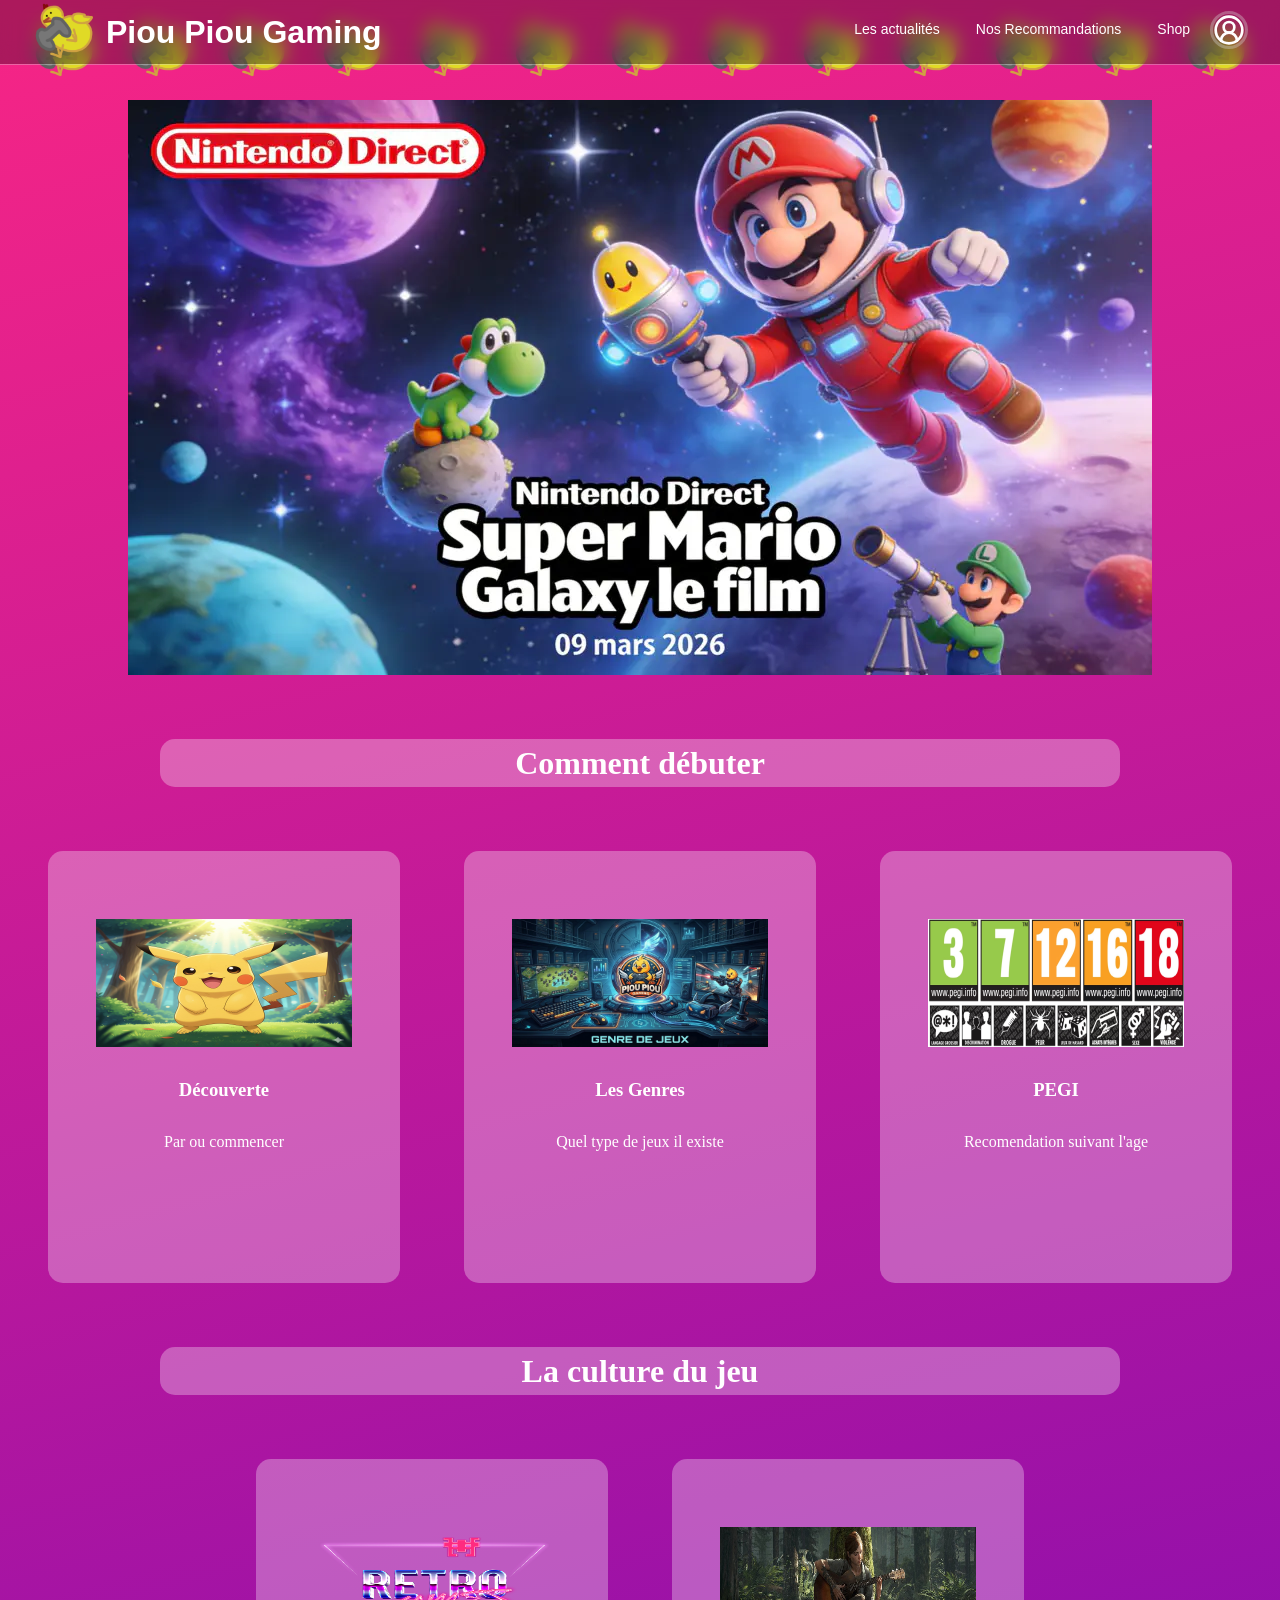
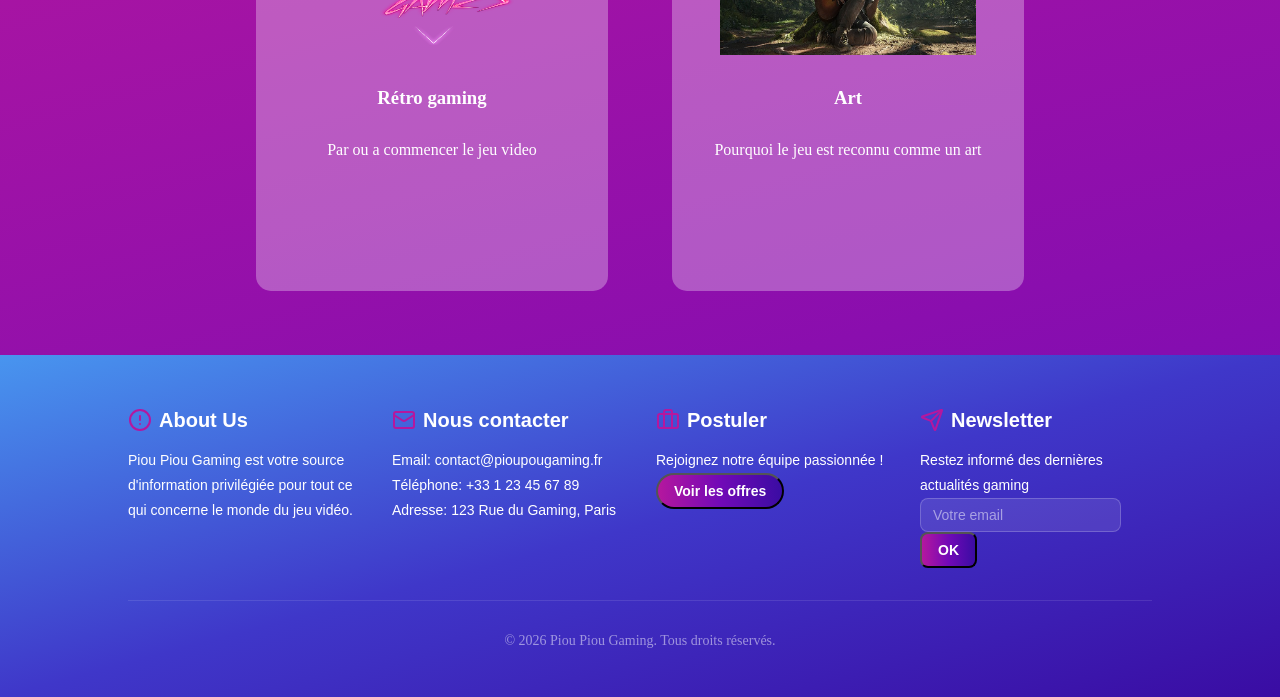
<file: index.html>
<!DOCTYPE html>
<html lang="fr">

<head>
    <meta charset="UTF-8">
    <meta name="viewport" content="width=device-width, initial-scale=1.0">
    <title>Piou Piou Gaming</title>
    <link rel="shortcut icon" href="./images/genr-logo.png">
    <link href="style.css" rel="stylesheet">
</head>

<body>
    <div id="navbar"></div>
    <section class="div1">
        <a href="poussin.html"><img class="logo1" src="./images/genr-logo.png" alt="Logo"></a>
        <a href="poussin.html"><img class="logo2" src="./images/genr-logo.png" alt="Logo"></a>
        <a href="poussin.html"><img class="logo1" src="./images/genr-logo.png" alt="Logo"></a>
        <a href="poussin.html"><img class="logo2" src="./images/genr-logo.png" alt="Logo"></a>
        <a href="poussin.html"><img class="logo1" src="./images/genr-logo.png" alt="Logo"></a>
        <a href="poussin.html"><img class="logo2" src="./images/genr-logo.png" alt="Logo"></a>
        <a href="poussin.html"><img class="logo1" src="./images/genr-logo.png" alt="Logo"></a>
        <a href="poussin.html"><img class="logo2" src="./images/genr-logo.png" alt="Logo"></a>
        <a href="poussin.html"><img class="logo1" src="./images/genr-logo.png" alt="Logo"></a>
        <a href="poussin.html"><img class="logo2" src="./images/genr-logo.png" alt="Logo"></a>
        <a href="poussin.html"><img class="logo1" src="./images/genr-logo.png" alt="Logo"></a>
        <a href="poussin.html"><img class="logo2" src="./images/genr-logo.png" alt="Logo"></a>
        <a href="poussin.html"><img class="logo1" src="./images/genr-logo.png" alt="Logo"></a>
    </section>

    </nav>
    <header>
        <img id="headerImg" src="./images/index-main.webp">
    </header>
    <main>
        <h2>Comment débuter</h2>
        <section>
            <a href="discovery.html">
                <div class="divjs">
                    <img src="img1_1.jpg" alt="discoveryimg">
                    <h3>Découverte</h3>
                    <p>Par ou commencer</p>
                </div>
            </a>
            <a href="genres.html">
                <div class="divjs">
                    <img src="./images/genr-header.png" alt="genreimg">
                    <h3>Les Genres</h3>
                    <P>Quel type de jeux il existe</P>
                </div>
            </a>
            <a href="pegi.html">
                <div class="divjs">
                    <img src="./images/Pegi.jpeg" alt="pegi">
                    <h3>PEGI</h3>
                    <p>Recomendation suivant l'age</p>
                </div>
            </a>
        </section>
        <h2>La culture du jeu</h2>
        <aside>
            <a href="retro.html">
                <div class="divjs">
                    <img src="./images/retroTriangle.png" alt="retroimg">
                    <h3>Rétro gaming</h3>
                    <p>Par ou a commencer le jeu video</p>
                </div>
            </a>
            <a href="art.html">
                <div class="divjs">
                    <img src="./images/art-titre.png" alt="">
                    <h3>Art</h3>
                    <p>Pourquoi le jeu est reconnu comme un art</p>
                </div>
            </a>
        </aside>
    </main>
    <div id="footer"></div>

    <script src="navBar.js"></script>
    <script src="index.js"></script>
    <script src="footer.js"></script>
</body>

</html>
</file>
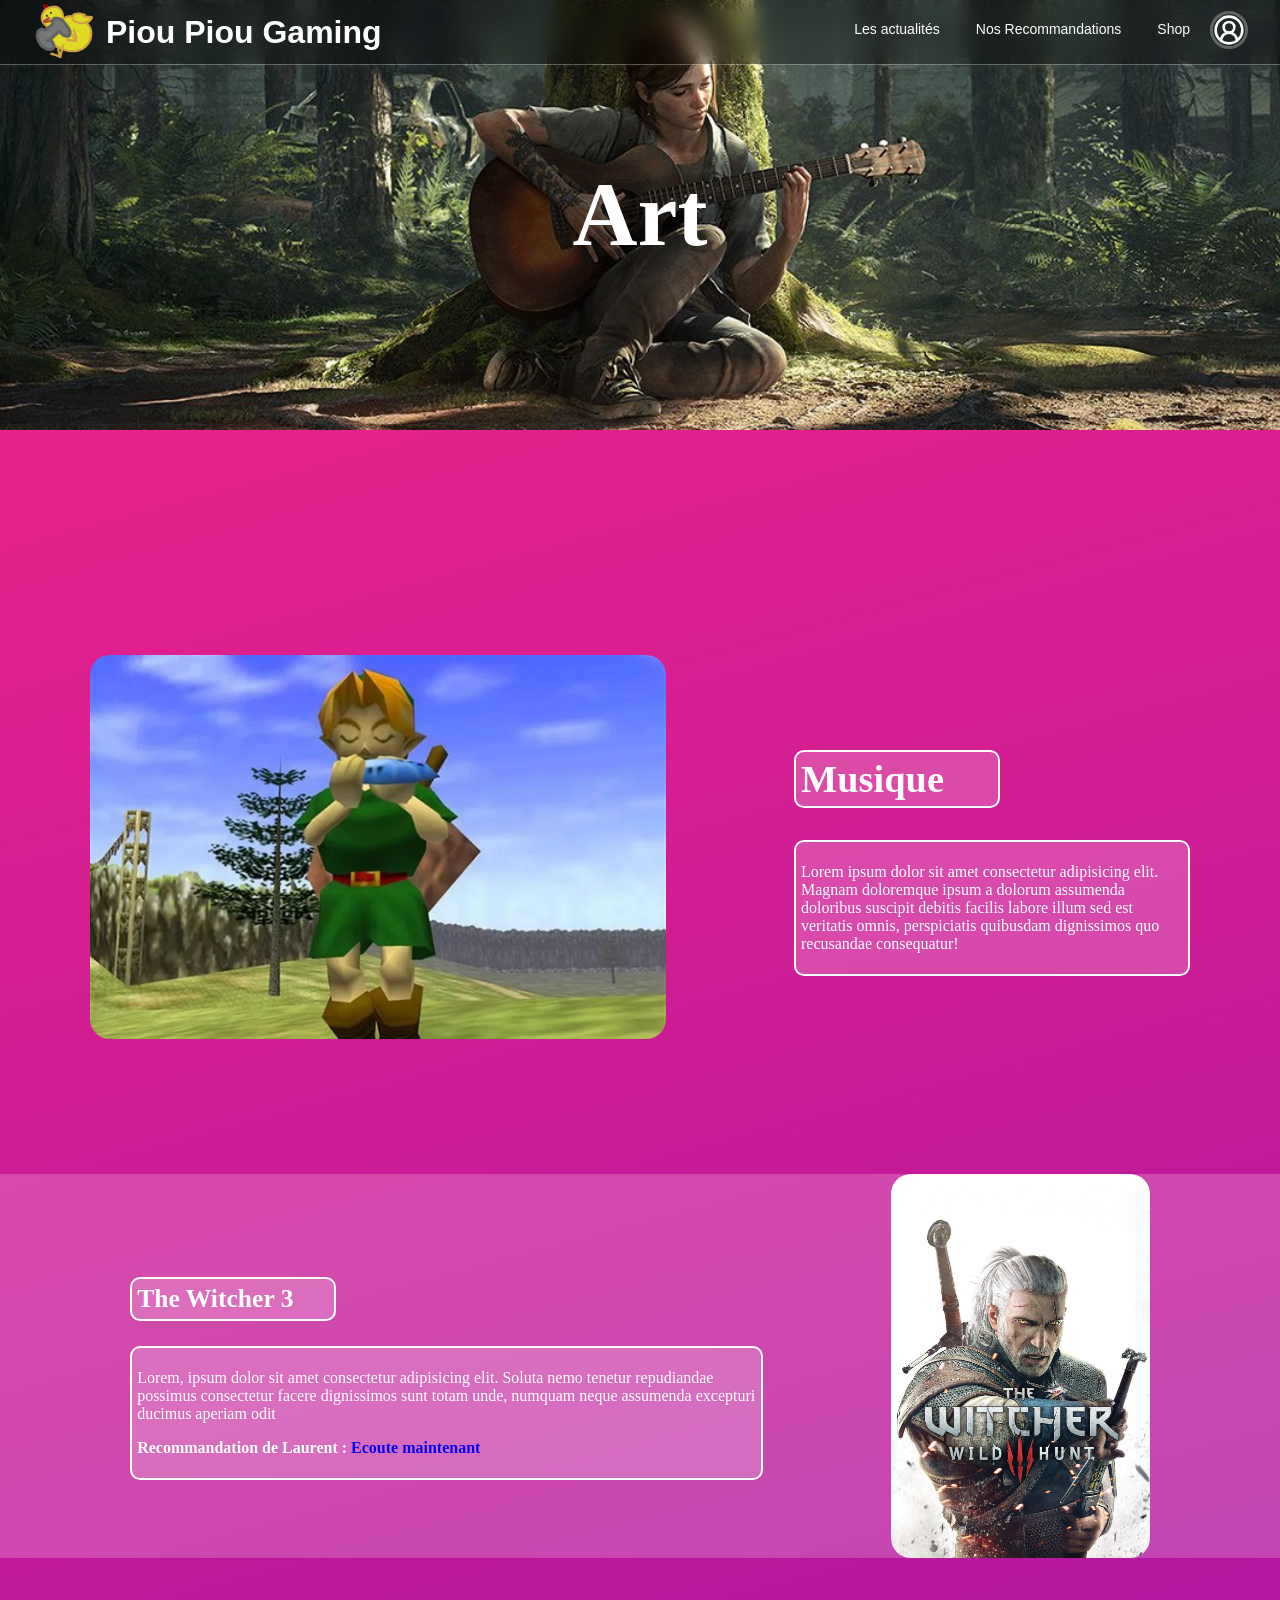
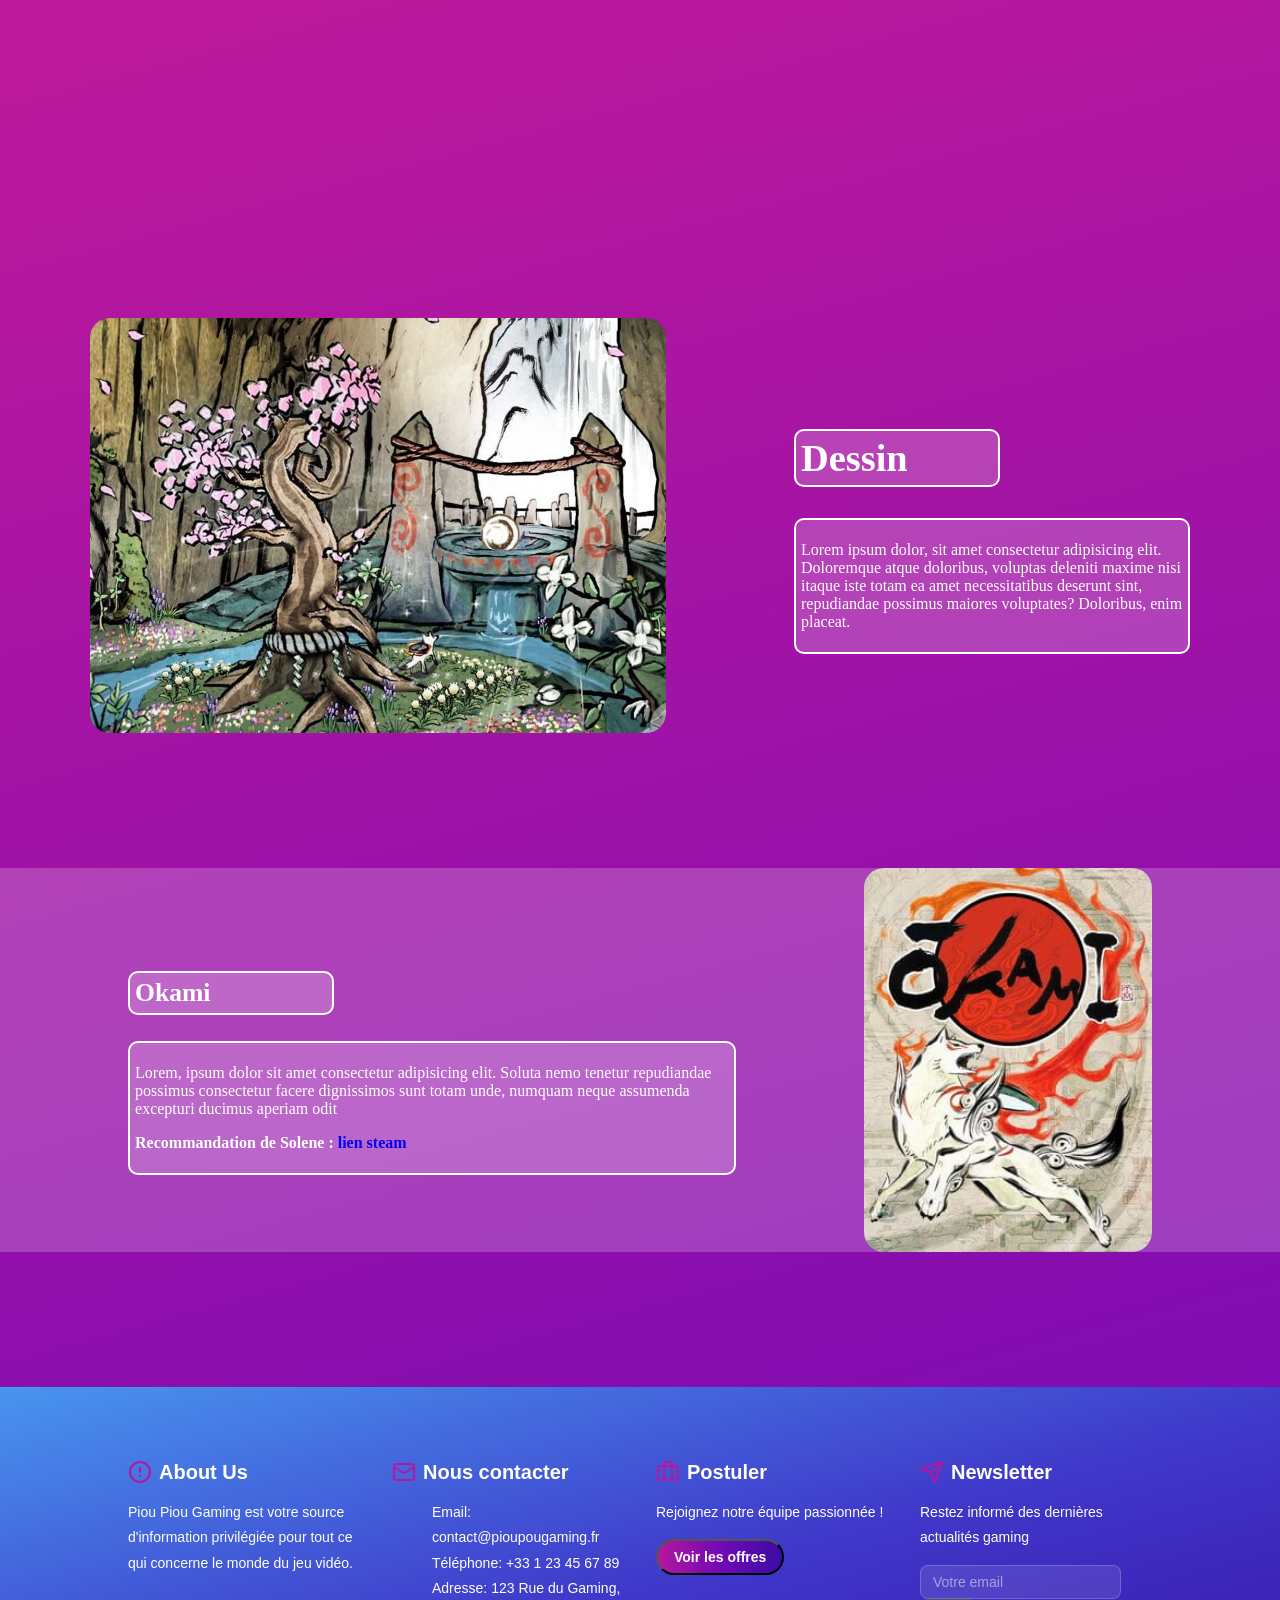
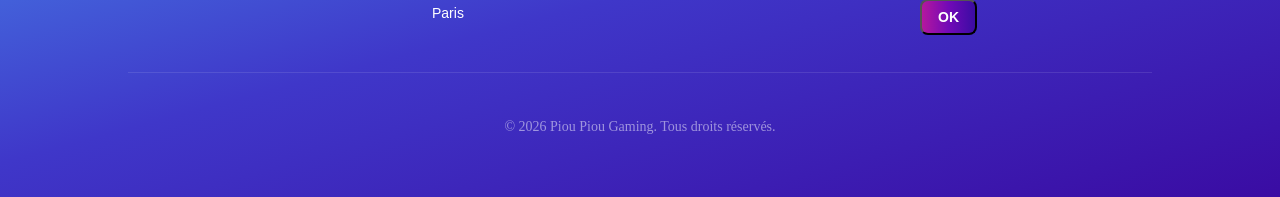
<file: art.html>
<!DOCTYPE html>
<html lang="en">
<head>
    <!-- Meta -->
    <meta charset="UTF-8">
    <meta name="viewport" content="width=device-width, initial-scale=1.0">
    <!-- Link -->
    <link rel="stylesheet" href="art.css"/>

    <!-- Title -->
    <title> WildGaming - Art</title>
</head>
<body>
    <!-- Navbar -->
    <nav id="navbar">
    </nav>
    <!-- End Navbar -->

    <!-- Head -->
    <header>
        <h1>Art</h1>
    </header>
    <!-- End Head -->

    <!-- Main -->
    <main>
        <!-- Section Musique -->
        <section class="art-musique">
            <article class="musique-description">
                <img src="images/art-main-musique.jpg">
                <div>
                    <h2> Musique </h2>
                    <div class="desc">
                        <p>
                            Lorem ipsum dolor sit amet consectetur adipisicing elit. Magnam doloremque ipsum a dolorum assumenda doloribus suscipit debitis facilis labore illum sed est veritatis omnis, perspiciatis quibusdam dignissimos quo recusandae consequatur!
                        </p>
                    </div>
                </div>
            </article>
        </section>

        <!-- Section Dessin -->
        <section class="art-dessin">
            <article class="dessin-description">
                <img src="images/art-main-dessin.jpg">
                <div>
                    <h2> Dessin </h2>
                    <div class="desc">
                        <p>
                            Lorem ipsum dolor, sit amet consectetur adipisicing elit. Doloremque atque doloribus, voluptas deleniti maxime nisi itaque iste totam ea amet necessitatibus deserunt sint, repudiandae possimus maiores voluptates? Doloribus, enim placeat.
                        </p>
                    </div>
                </div>
            </article>
        </section>
    </main>
    <!-- End Main -->
    
    <!-- Footer -->
    <footer id="footer">
    </footer>
    <!-- End Footer -->
     
    <script src="navBar.js"></script>
    <script src="musique.js"></script>
    <script src="art.js"></script>
    <script src="footer.js"></script>
</body>
</html>
</file>
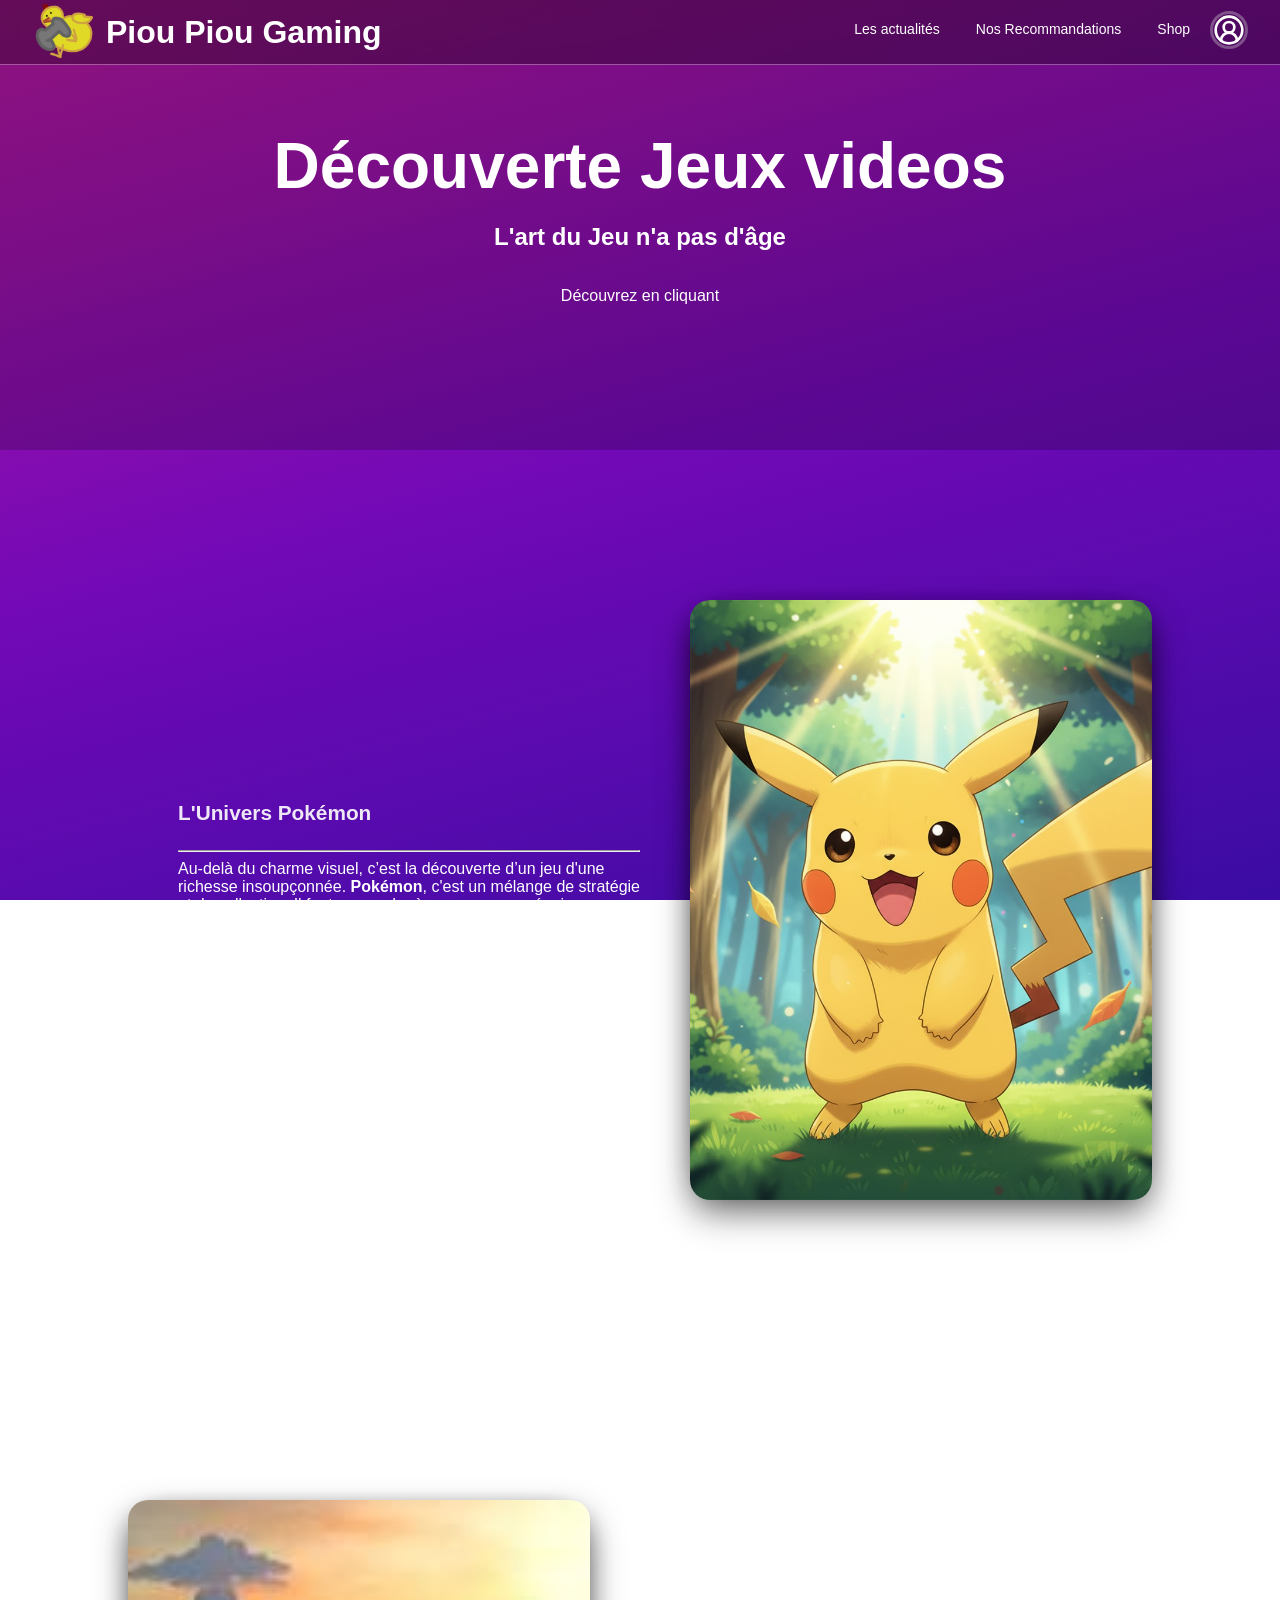
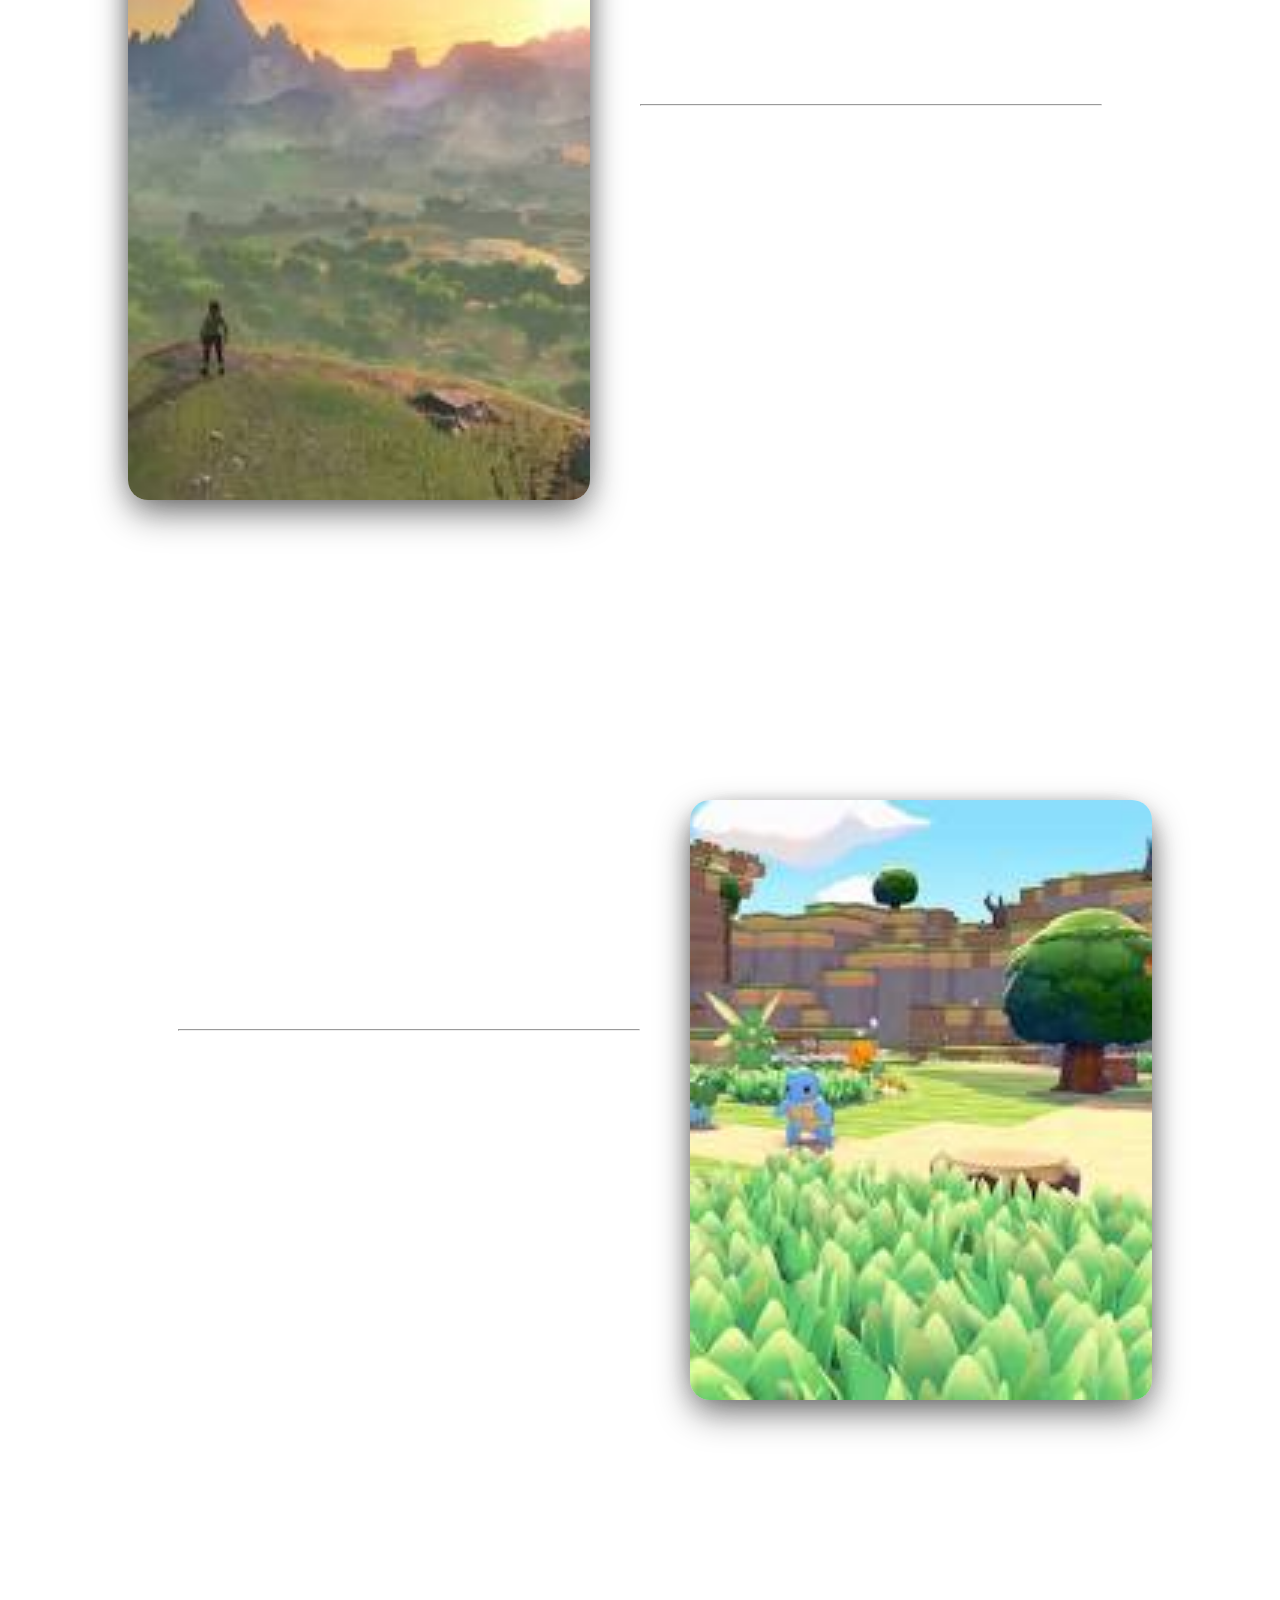
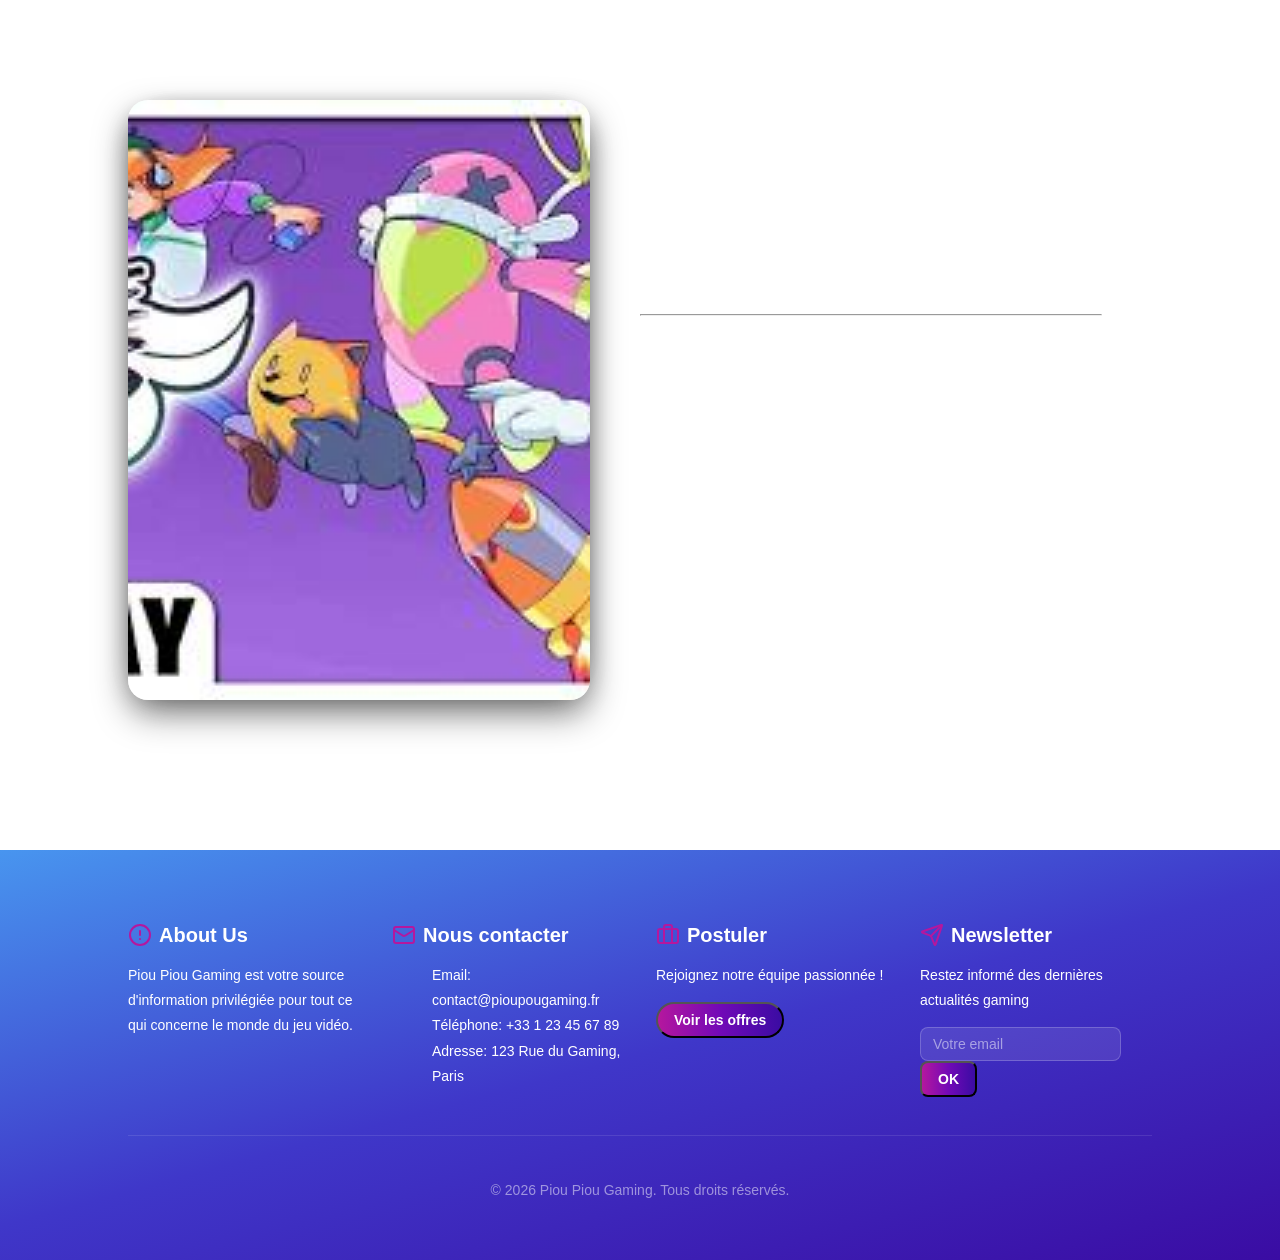
<file: discovery.html>
<!DOCTYPE html>
<html lang="fr">

<head>
    <meta charset="UTF-8">
    <meta name="viewport" content="width=device-width, initial-scale=1.0">
    <title>Exploration Interactive</title>
    <link rel="stylesheet" href="discovery.css">
    <link rel="shortcut icon" href="./images/genr-logo.png">
    <link href="footer.css" rel="stylesheet">

</head>

<body>

    <div id="navbar"></div>

    <header>
        <h1>Découverte Jeux videos</h1>
        <h2>L'art du Jeu n'a pas d'âge</h2>
        <p>Découvrez en cliquant</p>
    </header>

    <section class="row">
        <div class="text-side">
            <p><strong>L'Univers Pokémon</strong>
                <hr>
                Au-delà du charme visuel, c’est la découverte d’un jeu d'une richesse insoupçonnée.
                <strong>Pokémon</strong>, c'est un mélange de stratégie et de collection. Il faut apprendre à composer
                une équipe équilibrée, comprendre les forces et faiblesses de chaque type (le feu, l'eau, l'herbe...),
                tout en cultivant un lien de confiance avec ses compagnons de route. C’est un voyage initiatique basé
                sur la patience et l'exploration, où l'on grandit en même temps que nos créatures »
            </p>
        </div>
        <div class="image-side">
            <div class="stack" onclick="rotateStack(this)">
                <img src="img1_5.jpg" alt="Ronflex">
                <img src="img1_4.jpg" alt="Togepi">
                <img src="img1_3.jpg" alt="Bulbizarre">
                <img src="img1_2.jpg" alt="Évoli">
                <img src="img1_1.jpg" alt="Pikachu">
            </div>
        </div>

    </section>

    <section class="row">
        <div class="text-side">
            <p><strong>Des mondes ouverts qui stimulent la créativité et la curiosité</strong>.
                <hr>
                « Après les premiers pas dans l’univers Pokémon, la curiosité pousse à voir plus grand, plus loin. Le
                passage vers <strong>Zelda</strong> marque l'éveil à la liberté totale, une soif d'exploration qui se
                prolonge naturellement dans Minecraft, où le joueur n'est plus seulement un voyageur, mais un bâtisseur
                qui façonne son propre monde, bloc par bloc. Puis avec <strong>Sky : Children of the Light</strong>, on
                découvre que le jeu peut être une expérience contemplative et sociale, basée sur l'entraide. Cette
                sensibilité mène souvent vers <strong>Tunic</strong>, un hommage aux jeux d'autrefois qui cache une
                complexité fascinante demandant une réflexion plus aiguisée. Enfin, avec <strong>Kena: Bridge of
                    Spirits</strong>, on retrouve
                la gestion de petites créatures (les Rots), l’exploration grandiose à la Zelda et une dimension
                narrative cinématographique.De Pokémon à <strong>Kena</strong>, le joueur ne fait pas que monter en
                niveau ; il affine son regard
                sur le monde et sa capacité à s'émerveiller. »
            </p>
        </div>
        <div class="image-side">
            <div class="stack" onclick="rotateStack(this)">
                <img src="img2_5.jpg" alt="Kena">
                <img src="img2_4.jpg" alt="Tunic">
                <img src="img2_3.jpg" alt="Sky">
                <img src="img2_2.jpg" alt="Minecraft">
                <img src="img2_1.jpg" alt="Zelda">
            </div>
        </div>
    </section>

    <section class="row">
        <div class="text-side">
            <p><strong>Le joueur, qu’il soit un jeune explorateur ou un senior curieux, finit par chercher un nouveau
                    type de défi.</strong>
                <hr>
                « Les univers de <strong>Portal</strong> et de <strong>The Talos Principle</strong>, pour le joueur en
                phase de découverte offrent une
                stimulation fascinante : il faut manipuler l'espace, comprendre des mécanismes complexes et résoudre des
                énigmes philosophiques à son propre rythme. La patience acquise sur Kena ou la
                minutie apprise dans <strong>Tunic</strong> deviennent alors des atouts majeurs pour déchiffrer ces
                puzzles
                environnementaux. Un retour aux sources avec <strong>Tetris</strong>, où la gestion du stress et la
                vision spatiale sont
                mises à l'épreuve. Mais le jeu vidéo, c'est aussi l'ouverture aux autres. Avec <strong>Among
                    Us</strong>, la dimension
                psychologique s'ajoute au jeu : on apprend à observer, à déduire et à argumenter. Avec tous ces univers,
                on découvre que le jeu est un langage universel, et la pratique transforme le divertissement en une
                expérience de partage. »
            </p>
        </div>
        <div class="image-side">
            <div class="stack" onclick="rotateStack(this)">
                <img src="img3_5.jpg" alt="Detroit">
                <img src="img3_4.jpg" alt="Talos">
                <img src="img3_3.jpg" alt="Among Us">
                <img src="img3_2.jpg" alt="Tetris">
                <img src="img3_1.jpg" alt="Portal">
            </div>
        </div>
    </section>

    <section class="row">
        <div class="text-side">
            <p><strong>Prêt pour l'aventure ?</strong>
                <hr>
                « Alors pourquoi pas tenter l'univers Pokémon et/ou d'autres jeux comme <strong>Animal Crossing</strong>
                pour créer votre propre village à votre rythme, <strong>Switch Sports</strong> pour retrouver les
                sensations
                du tennis
                et du bowling d'un simple geste. Si vous aimez les défis entre amis, <strong>Mario Kart</strong> reste
                la
                référence pour des courses amusantes et colorées. Pour ceux qui préfèrent jouer en équipe,
                <strong>Overcooked!</strong> vous invite à cuisiner dans la bonne humeur, tandis qu'<strong>It Takes
                    Two</strong> vous fera vivre une magnifique aventure où l'entraide est le
                seul secret pour réussir. Comme Pokémon, ces jeux sont faits pour s'amuser, apprendre et partager des
                moments inoubliables. Alors, par lequel allez-vous commencer ? »
            </p>
        </div>
        <div class="image-side">
            <div class="stack" onclick="rotateStack(this)">
                <img src="img5_5.jpg" alt="Animal Crossing">
                <img src="img5_4.jpg" alt="Mario Kart">
                <img src="img5_3.jpg" alt="It Takes Two">
                <img src="img5_2.jpg" alt="Switch Sports">
                <img src="img5_1.jpg" alt="Overcooked">
            </div>
        </div>
    </section>

    <script>
        function rotateStack(stackElement) {
            // On prend la première image (celle du dessus)
            const images = stackElement.querySelectorAll('img');
            const topImage = images[images.length - 1];

            // On la déplace au tout début de la pile (en dessous des autres)
            stackElement.prepend(topImage);
        }
    </script>



    <div id="footer"></div>

    <script src="navBar.js"></script>
    <script src="footer.js"></script>


</body>

</html>
</file>
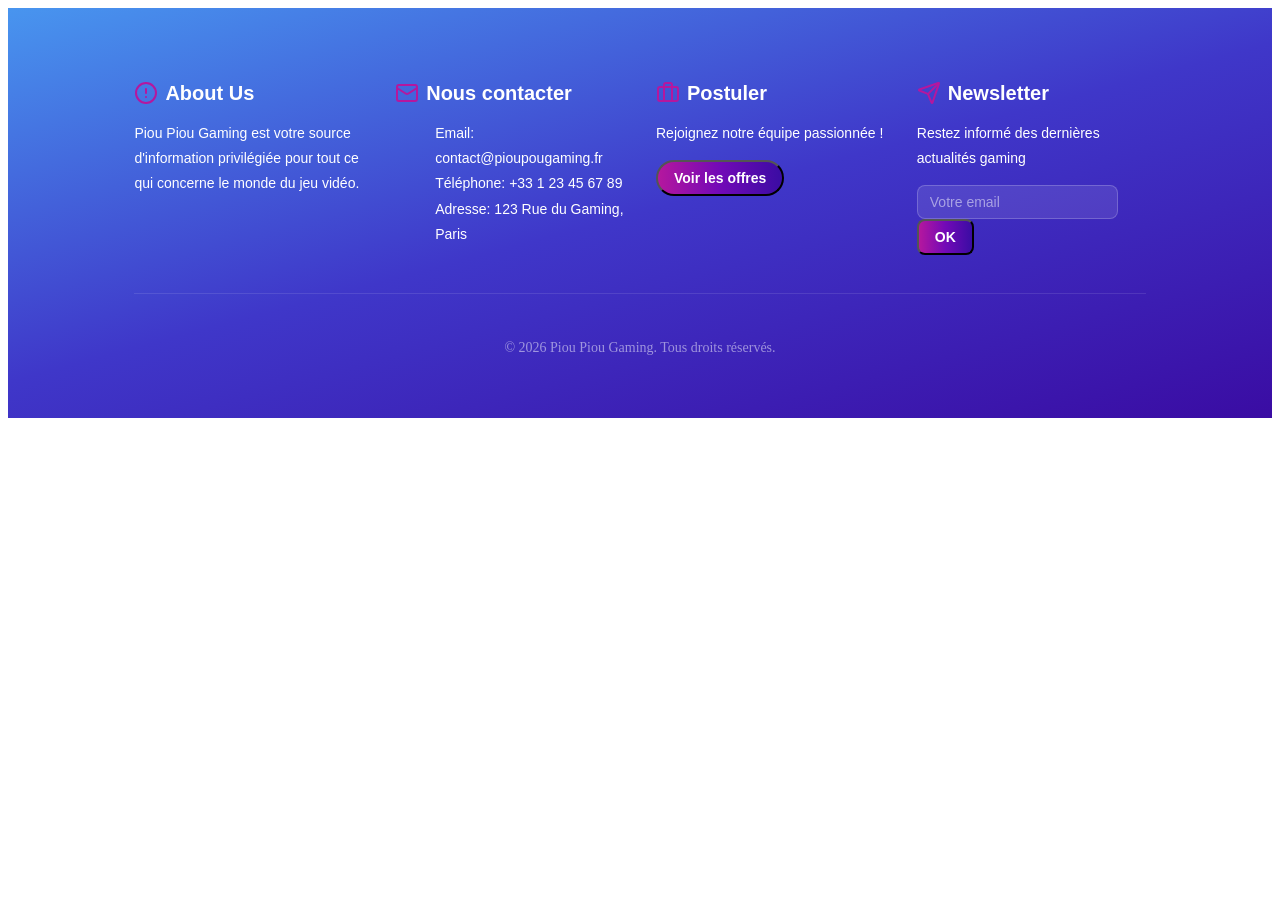
<file: footerTest.html>
<!DOCTYPE html>
<html lang="en">
<head>
    <meta charset="UTF-8">
    <meta name="viewport" content="width=device-width, initial-scale=1.0">
    <title>Document</title>
    <link rel="stylesheet" href="footer.css">
</head>
<body>
    <footer class="footer">
        <div class="footerContainer">
            <div class="footer-grid">
                <div class="footer-column">
                    <h3 class="footer-title"><svg class="footer-icone" xmlns="http://www.w3.org/2000/svg" width="24" height="24" viewBox="0 0 24 24" fill="none" stroke="currentColor" stroke-width="2" stroke-linecap="round" stroke-linejoin="round" class="lucide lucide-circle-alert-icon lucide-circle-alert"><circle cx="12" cy="12" r="10"/><line x1="12" x2="12" y1="8" y2="12"/><line x1="12" x2="12.01" y1="16" y2="16"/></svg>About Us</h3>
                    <p class="footer-p">Piou Piou Gaming est votre source d'information privilégiée pour tout ce qui concerne le monde du jeu vidéo.</p>
                </div>
                <div class="footer-column">
                    <h3 class="footer-title"><svg class="footer-icone" xmlns="http://www.w3.org/2000/svg" width="24" height="24" viewBox="0 0 24 24" fill="none" stroke="currentColor" stroke-width="2" stroke-linecap="round" stroke-linejoin="round" class="lucide lucide-mail-icon lucide-mail"><path d="m22 7-8.991 5.727a2 2 0 0 1-2.009 0L2 7"/><rect x="2" y="4" width="20" height="16" rx="2"/></svg>Nous contacter</h3>
                    <ul class="footer-ul">
                        <li>Email: contact@pioupougaming.fr</li>
                        <li>Téléphone: +33 1 23 45 67 89</li>
                        <li>Adresse: 123 Rue du Gaming, Paris</li>
                    </ul>
                </div>
                <div class="footer-column">
                    <h3 class="footer-title"><svg class="footer-icone" xmlns="http://www.w3.org/2000/svg" width="24" height="24" viewBox="0 0 24 24" fill="none" stroke="currentColor" stroke-width="2" stroke-linecap="round" stroke-linejoin="round" class="lucide lucide-briefcase-icon lucide-briefcase"><path d="M16 20V4a2 2 0 0 0-2-2h-4a2 2 0 0 0-2 2v16"/><rect width="20" height="14" x="2" y="6" rx="2"/></svg>Postuler</h3>
                    <p class="footer-p">Rejoignez notre équipe passionnée !</p>
                    <button class="footer-btn-carrier">Voir les offres</button>
                </div>
                <div class="footer-column">
                    <h3 class="footer-title"><svg class="footer-icone" xmlns="http://www.w3.org/2000/svg" width="24" height="24" viewBox="0 0 24 24" fill="none" stroke="currentColor" stroke-width="2" stroke-linecap="round" stroke-linejoin="round" class="lucide lucide-send-icon lucide-send"><path d="M14.536 21.686a.5.5 0 0 0 .937-.024l6.5-19a.496.496 0 0 0-.635-.635l-19 6.5a.5.5 0 0 0-.024.937l7.93 3.18a2 2 0 0 1 1.112 1.11z"/><path d="m21.854 2.147-10.94 10.939"/></svg>Newsletter</h3>
                    <p class="footer-p">Restez informé des dernières actualités gaming</p>
                    <div class="newsletter">
                        <input type="email" placeholder="Votre email">
                        <button class="footer-btn">OK</button>
                    </div>
                </div>
            </div>
            <div class="footer-bottom">
                <p>© 2026 Piou Piou Gaming. Tous droits réservés.</p>
            </div>
        </div>
    </footer>

</body>
</html>
</file>
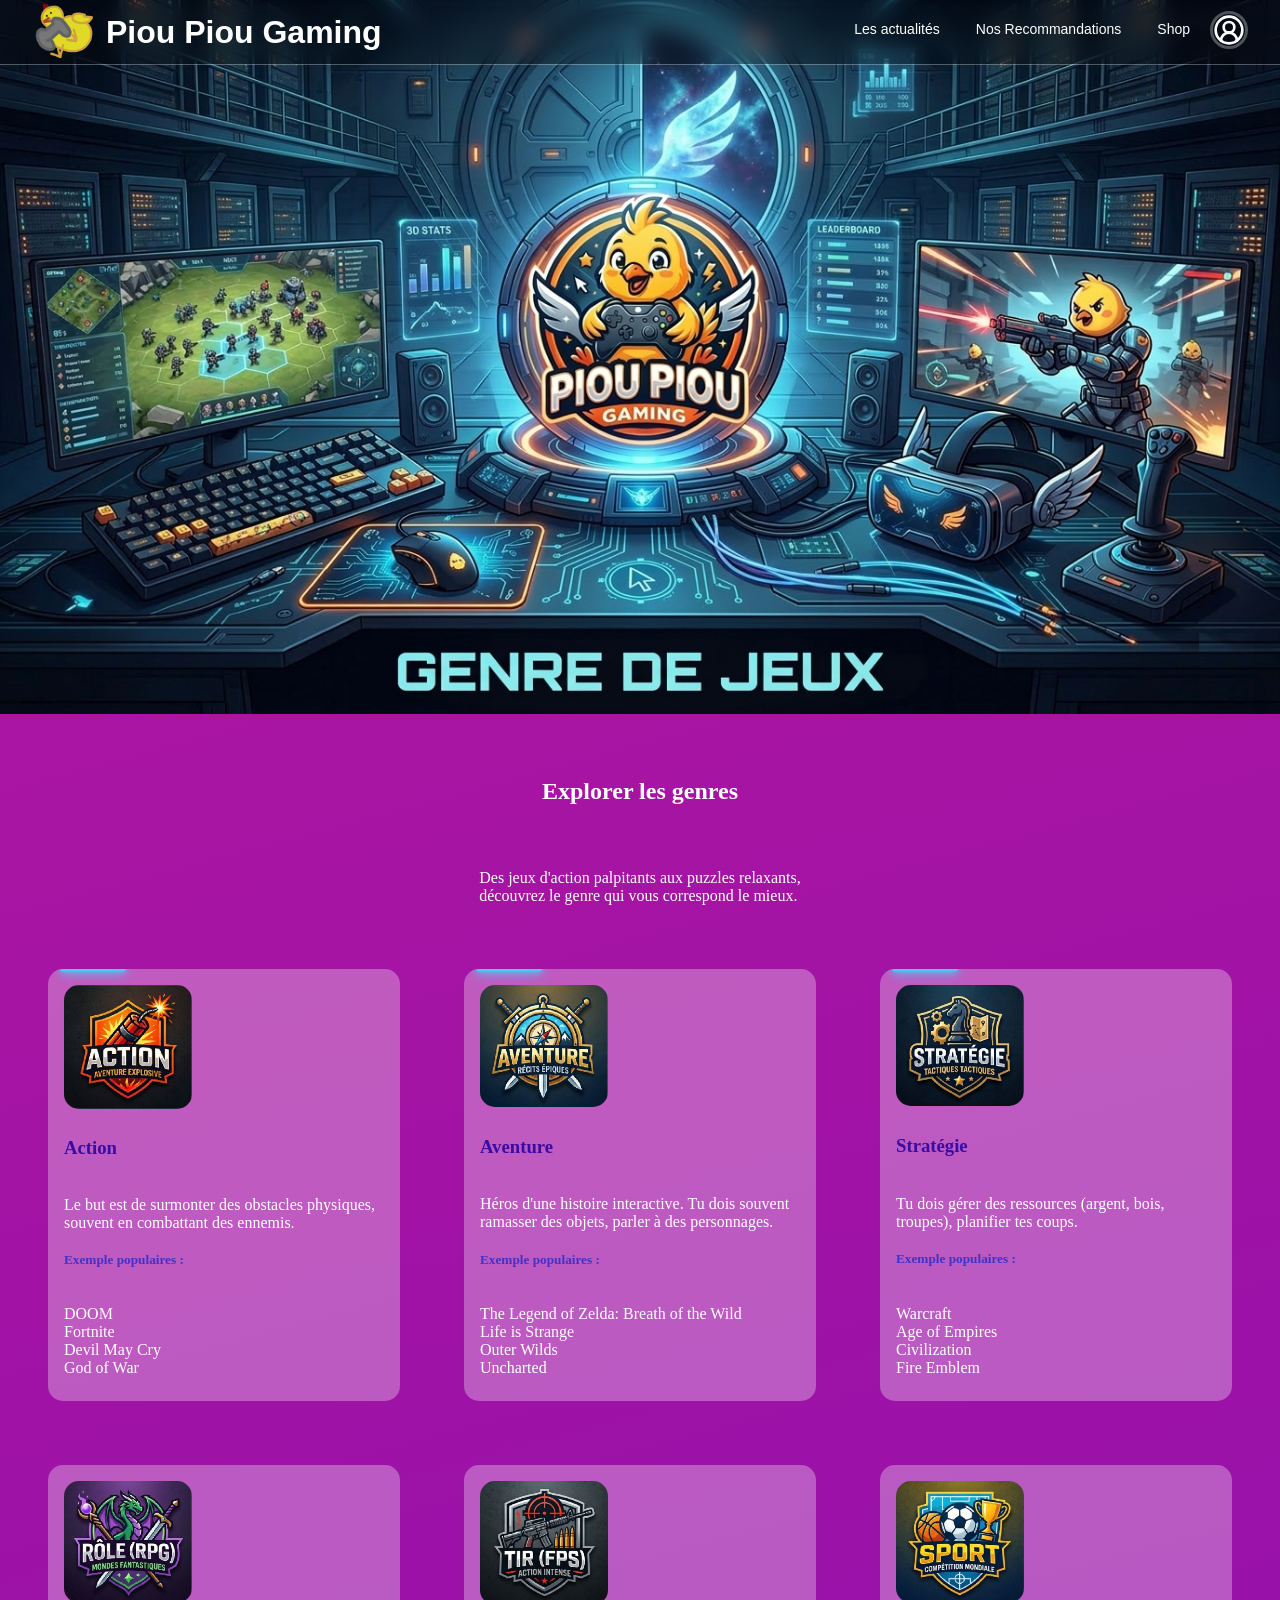
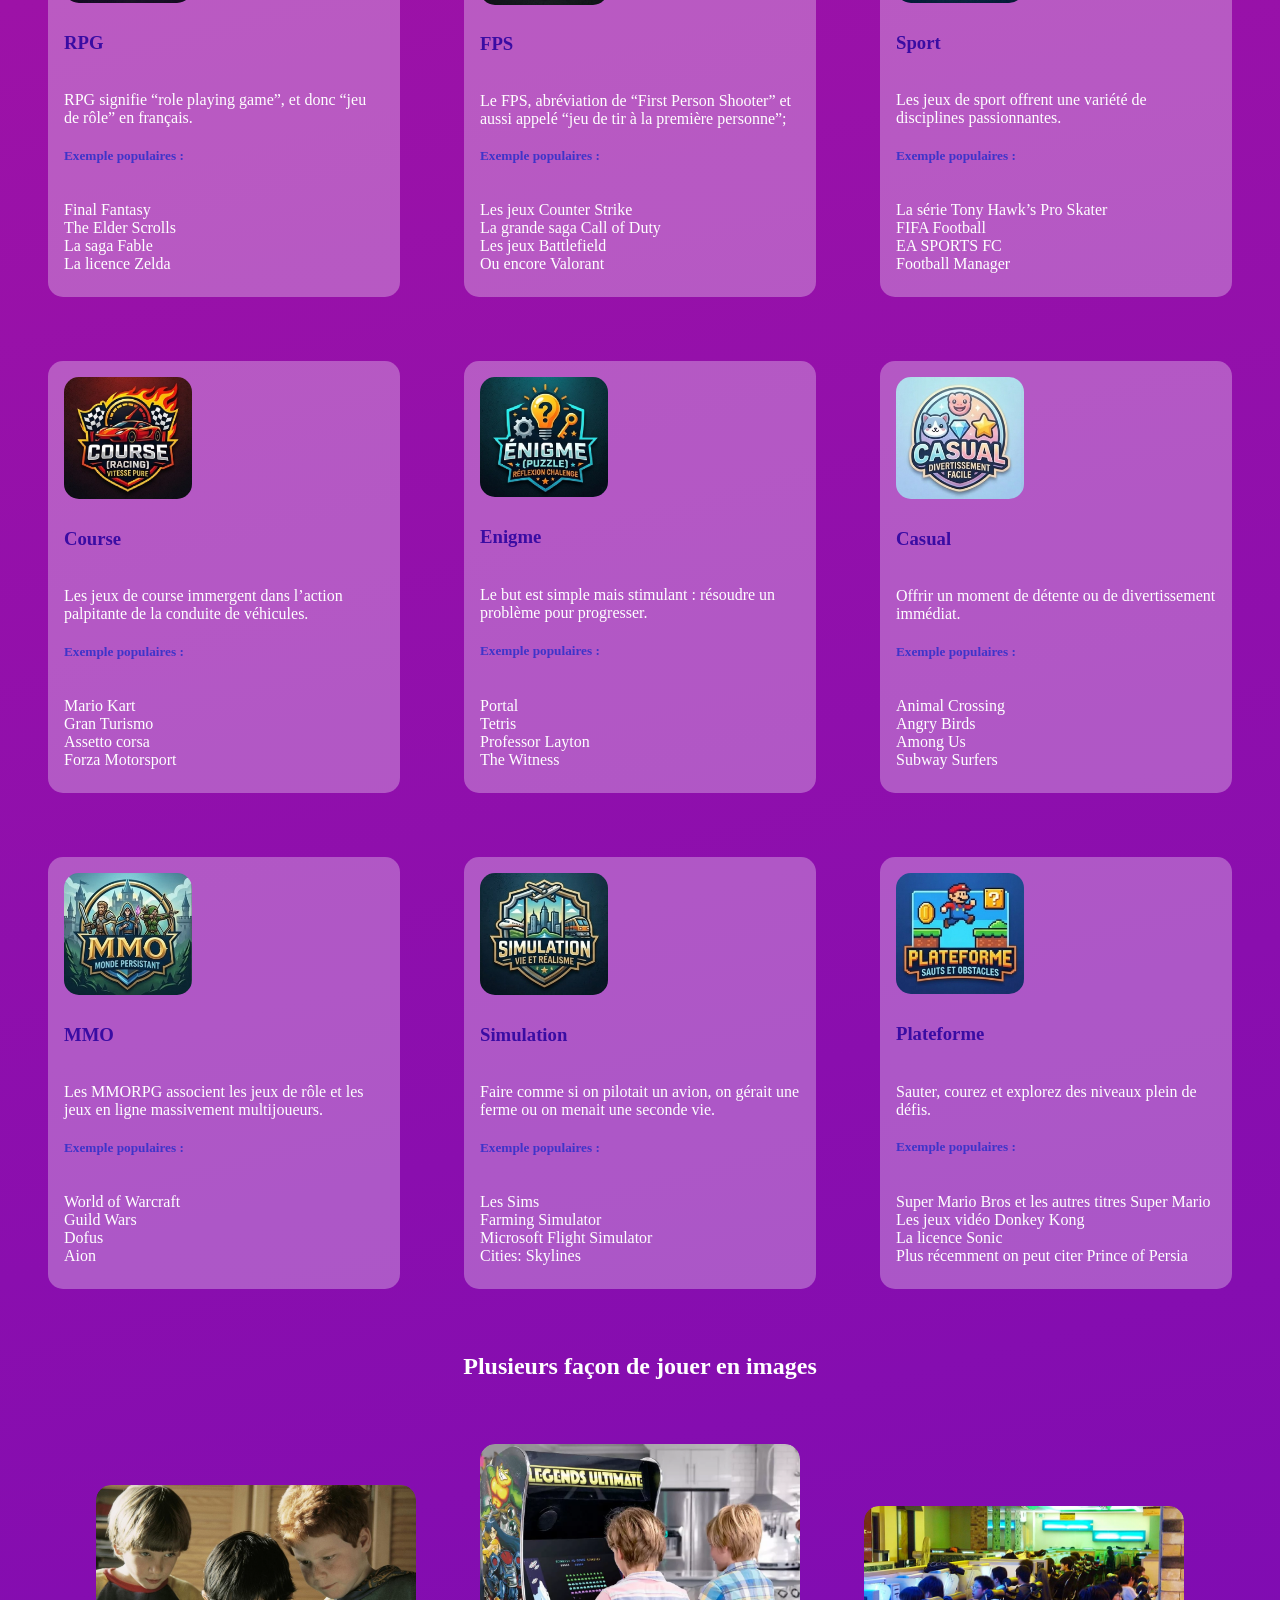
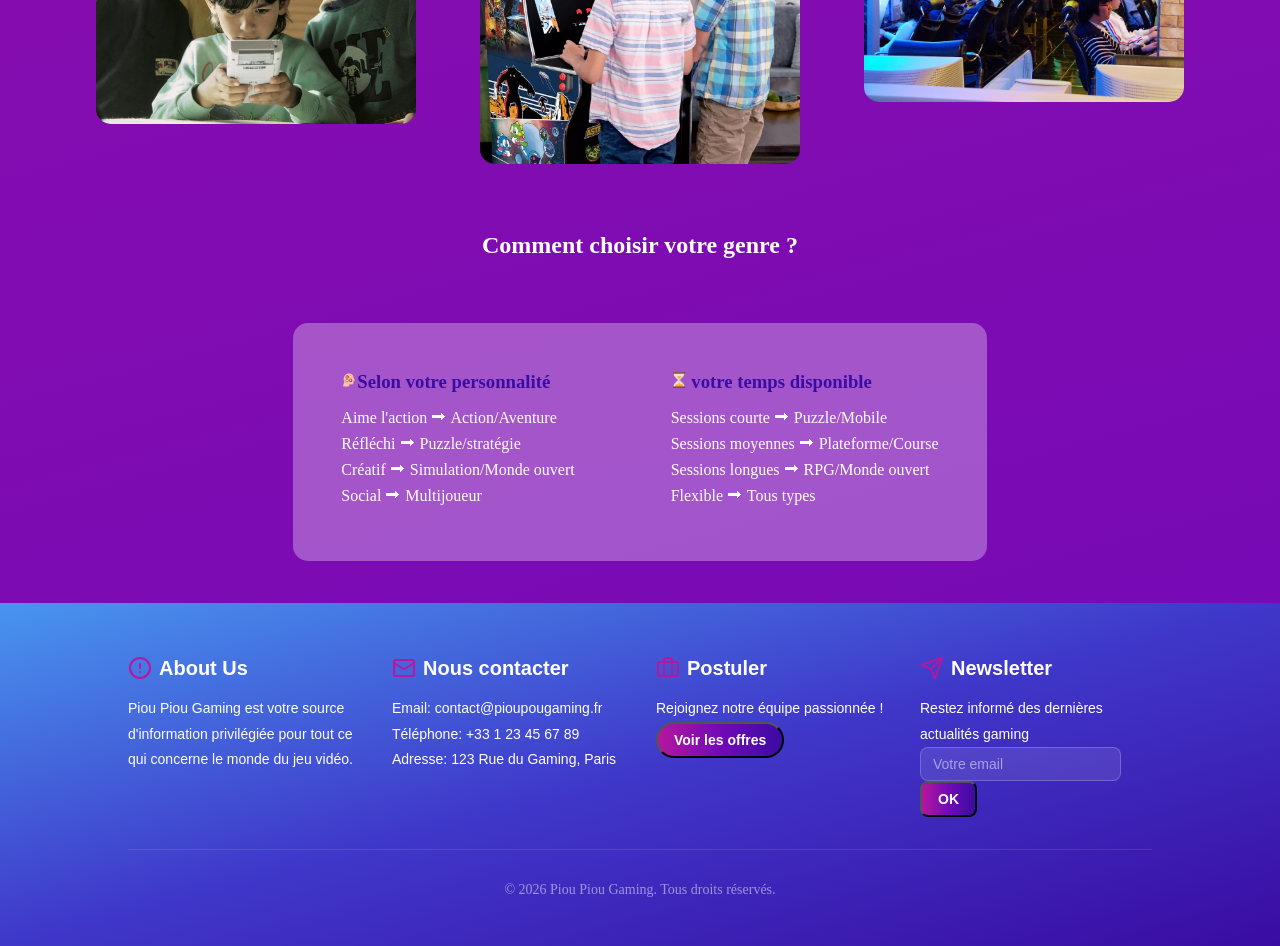
<file: genres.html>
<!DOCTYPE html>
<html lang="fr">

<head>
    <meta charset="UTF-8">
    <meta name="viewport" content="width=device-width, initial-scale=1.0">
    <title>Genre de jeux</title>
    <link rel="shortcut icon" href="./images/genr-logo.png">
    <link href="genres.css" rel="stylesheet">
    <link href="footer.css" rel="stylesheet">
</head>

<body>
    <div id="navbar"></div>
    <header>
        <img src="./images/genr-header.png">
    </header>
    <main>
        <h2>Explorer les genres</h2>
        <p>Des jeux d'action palpitants aux puzzles relaxants,<br> découvrez le genre qui vous correspond le mieux.</p>
        <section>
            <div class="divjs">
                <img src="./images/genr-icon-action.jpg">
                <h3>Action</h3>
                <p>Le but est de surmonter des obstacles physiques, souvent en combattant des ennemis.</p>
                <h5>Exemple populaires :</h5>
                <p>DOOM
                    <br>Fortnite
                    <br>Devil May Cry
                    <br>God of War
                </p>
            </div>
            <div class="divjs">
                <img src="./images/genr-icon-aventure.jpg">
                <h3>Aventure</h3>
                <p>Héros d'une histoire interactive. Tu dois souvent ramasser des objets, parler à des
                    personnages.</p>
                <h5>Exemple populaires :</h5>
                <p>The Legend of Zelda: Breath of the Wild
                    <br>Life is Strange
                    <br>Outer Wilds
                    <br>Uncharted
                </p>
            </div>
            <div class="divjs">
                <img src="./images/genr-icon-strategie.jpg">
                <h3>Stratégie</h3>
                <p>Tu dois gérer des ressources (argent, bois, troupes), planifier tes coups.</p>
                <h5>Exemple populaires :</h5>
                <p>Warcraft
                    <br>Age of Empires
                    <br>Civilization
                    <br>Fire Emblem
                </p>
            </div>
            <div class="divjs">
                <img src="./images/genr-icon-rpg.jpg">
                <h3>RPG</h3>
                <p>RPG signifie “role playing game”, et donc “jeu de rôle” en français.</p>
                <h5>Exemple populaires :</h5>
                <p>Final Fantasy
                    <br>The Elder Scrolls
                    <br>La saga Fable
                    <br>La licence Zelda
                </p>
            </div>
            <div class="divjs">
                <img src="./images/genr-icon-fps.jpg">
                <h3>FPS</h3>
                <p>Le FPS, abréviation de “First Person Shooter” et aussi appelé “jeu de tir à la première personne”;
                </p>
                <h5>Exemple populaires :</h5>
                <p>Les jeux Counter Strike
                    <br>La grande saga Call of Duty
                    <br>Les jeux Battlefield
                    <br>Ou encore Valorant
                </p>
            </div>
            <div class="divjs">
                <img src="./images/genr-icon-sport.jpg">
                <h3>Sport</h3>
                <p>Les jeux de sport offrent une variété de disciplines passionnantes.</p>
                <h5>Exemple populaires :</h5>
                <p>La série Tony Hawk’s Pro Skater
                    <br>FIFA Football
                    <br>EA SPORTS FC
                    <br>Football Manager
                </p>
            </div>
            <div class="divjs">
                <img src="./images/genr-icon-course.jpg">
                <h3>Course</h3>
                <p>Les jeux de course immergent dans l’action palpitante de la conduite de véhicules.
                </p>
                <h5>Exemple populaires :</h5>
                <p>Mario Kart
                    <br>Gran Turismo
                    <br>Assetto corsa
                    <br>Forza Motorsport
                </p>
            </div>
            <div class="divjs">
                <img src="./images/genr-icon-enigme.jpg">
                <h3>Enigme</h3>
                <p>Le but est simple mais stimulant : résoudre un problème pour progresser.</p>
                <h5>Exemple populaires :</h5>
                <p>Portal
                    <br>Tetris
                    <br>Professor Layton
                    <br>The Witness
                </p>
            </div>
            <div class="divjs">
                <img src="./images/genr-icon-casual.jpg">
                <h3>Casual</h3>
                <p>Offrir un moment de détente ou de divertissement immédiat.</p>
                <h5>Exemple populaires :</h5>
                <p>Animal Crossing
                    <br>Angry Birds
                    <br>Among Us
                    <br>Subway Surfers
                </p>
            </div>
            <div class="divjs">
                <img src="./images/genr-icon-mmo.jpg">
                <h3>MMO</h3>
                <p>Les MMORPG associent les jeux de rôle et les jeux en ligne massivement multijoueurs.</p>
                <h5>Exemple populaires :</h5>
                <p>World of Warcraft
                    <br>Guild Wars
                    <br>Dofus
                    <br>Aion
                </p>
            </div>
            <div class="divjs">
                <img src="./images/genr-icon-simulation.jpg">
                <h3>Simulation</h3>
                <p>Faire comme si on pilotait un avion, on gérait une ferme ou on menait une seconde
                    vie.</p>
                <h5>Exemple populaires :</h5>
                <p>Les Sims
                    <br>Farming Simulator
                    <br>Microsoft Flight Simulator
                    <br>Cities: Skylines
                </p>
            </div>
            <div class="divjs">
                <img src="./images/genr-icon-plateforme.jpg">
                <h3>Plateforme</h3>
                <p>Sauter, courez et explorez des niveaux plein de défis.</p>
                <h5>Exemple populaires :</h5>
                <p>Super Mario Bros et les autres titres Super Mario
                    <br>Les jeux vidéo Donkey Kong
                    <br>La licence Sonic
                    <br>Plus récemment on peut citer Prince of Persia
                </p>
            </div>
        </section>
        <h2>Plusieurs façon de jouer en images</h2>
        <aside>
            <div class="divjs">
                <img src="./images/genr-gameboy.jpg">
            </div>
            <div class="divjs">
                <img src="./images/genr-borne-arcade.webp">
            </div>
            <div class="divjs">
                <img src="./images/genr-pcbang.jpg">
            </div>

        </aside>
        <h2>Comment choisir votre genre ?</h2>
        <article>
            <div>
                <h3><img src="./images/genr-logopersonnalite.png">Selon votre personnalité</h3>
                <ul>
                    <li>Aime l'action ⮕ Action/Aventure</li>
                    <li>Réfléchi ⮕ Puzzle/stratégie</li>
                    <li>Créatif ⮕ Simulation/Monde ouvert</li>
                    <li>Social ⮕ Multijoueur</li>
                </ul>
            </div>
            <div>
                <h3><img src="./images/genr-logotime.png"> votre temps disponible</h3>
                <ul>
                    <li>Sessions courte ⮕ Puzzle/Mobile</li>
                    <li>Sessions moyennes ⮕ Plateforme/Course</li>
                    <li>Sessions longues ⮕ RPG/Monde ouvert</li>
                    <li>Flexible ⮕ Tous types</li>
                </ul>
            </div>
        </article>
    </main>
    <div id="footer"></div>
    <script src="navBar.js"></script>
    <script src="genres.js"></script>
    <script src="footer.js"></script>
</body>

</html>
</file>
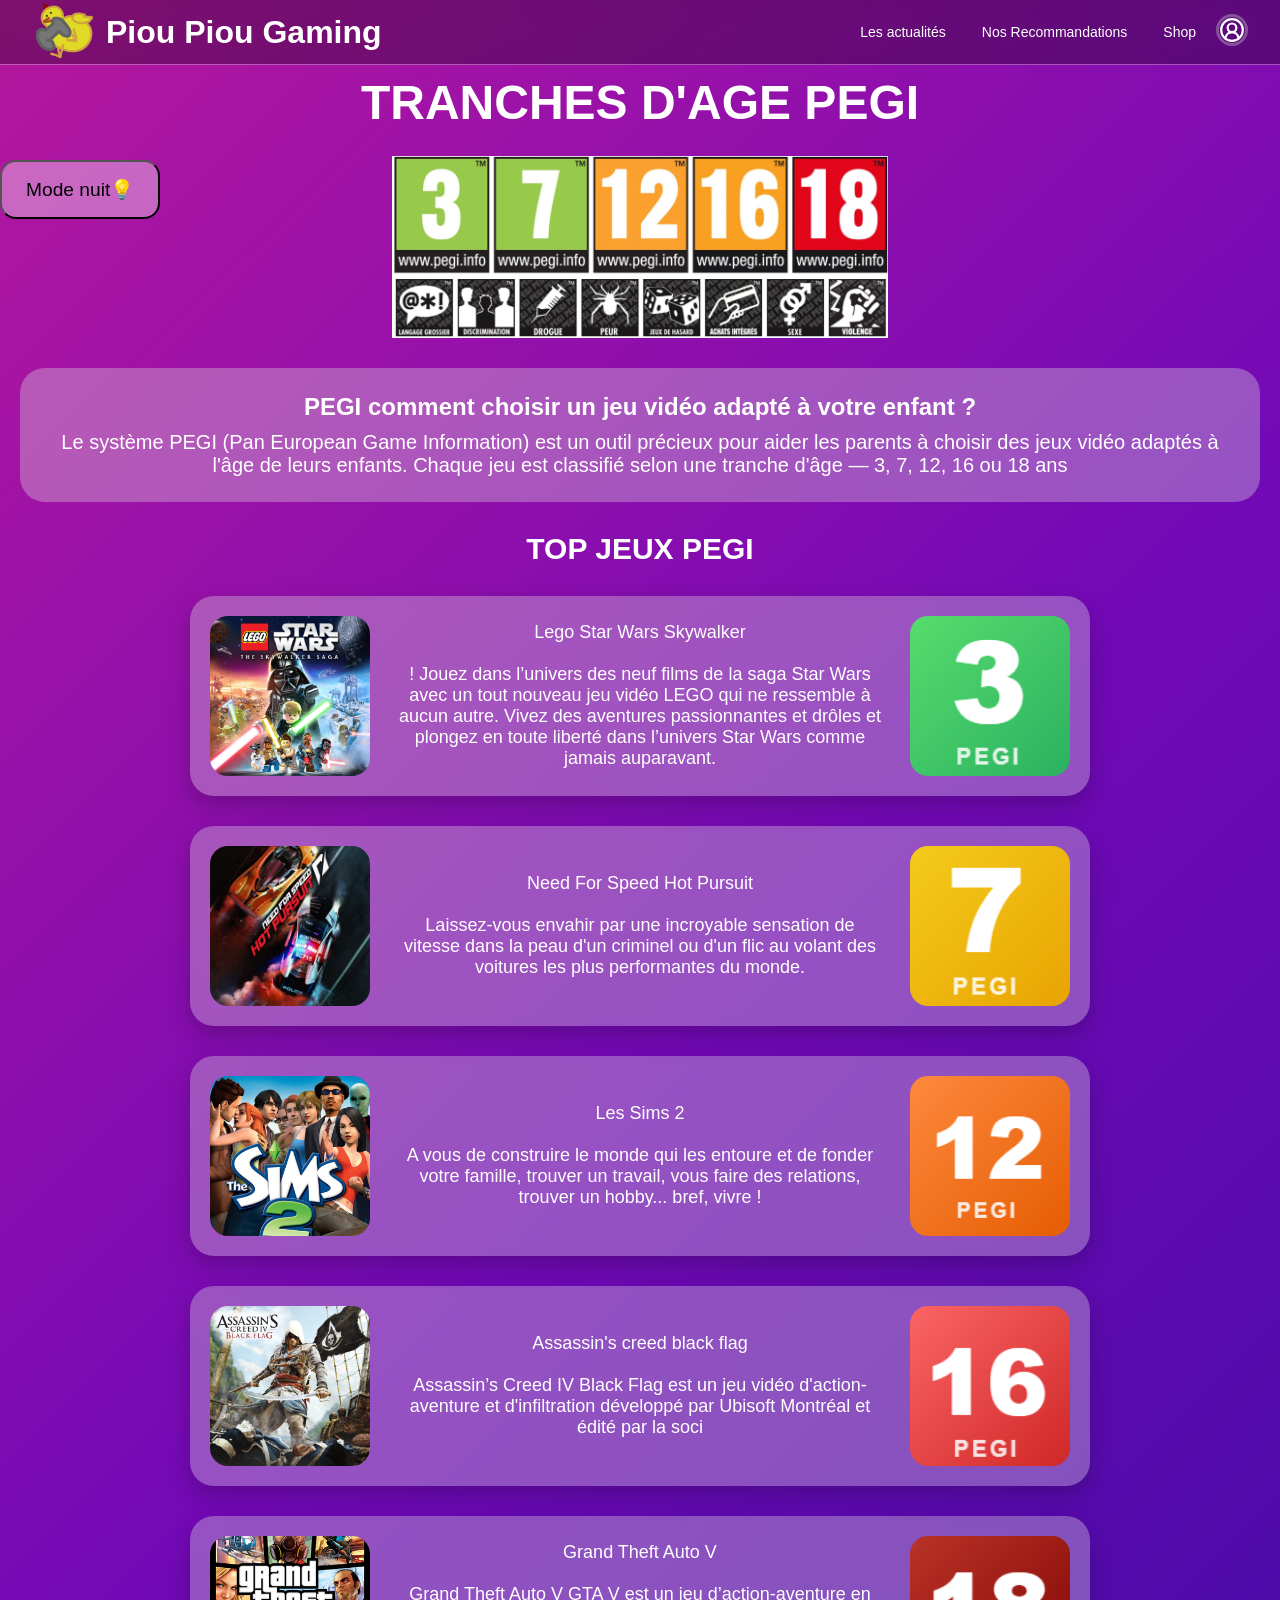
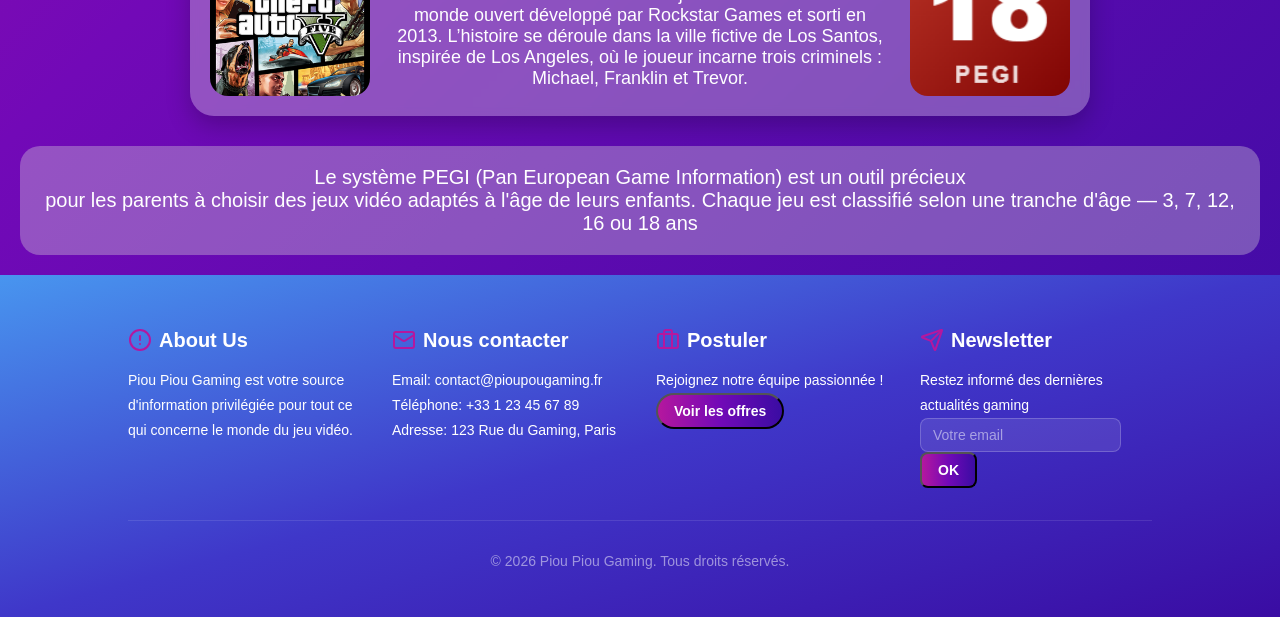
<file: pegi.html>
<!DOCTYPE html>
<html lang="fr">
<head>
    <meta charset="UTF-8">
    <meta http-equiv="X-UA-Compatible" content="IE=edge">
    <meta name="viewport" content="width=device-width, initial-scale=1.0">
    <link rel="stylesheet" href="stylespegi.css">
    <title>PEGI</title>
  
</head>
<body>
      <div id="navbar"></div>
    

    <section>
        
        <button id="button" onclick="dark()"
         >Mode nuit&#128161</button>
        <h1>TRANCHES D'AGE PEGI</h1>
    </section>

    <section>
        <div class="pegi">
            <img src="images/Pegi.jpeg" alt="pegi classification">
        </div>
        <div class="choose">
            <h2>PEGI  comment choisir un jeu vidéo adapté à votre enfant ?</h2>

            <article>
                <p> Le système PEGI (Pan European Game Information) est un outil précieux
                pour aider les parents à choisir des jeux vidéo adaptés à l'âge de leurs enfants. Chaque jeu est classifié selon une tranche d'âge — 3, 7, 12, 16 ou 18 ans</p>
            </article>
        </div>
    </section>
    <section>
     <h3 class="h3pegi">TOP  JEUX PEGI</h3>
        <div class="toppegi" data-pegi="3" > 
            <img src="images/PEgi3.webp" alt="starwas picture">
            <p>Lego Star Wars Skywalker<br><br>! Jouez dans l’univers des neuf films de la saga Star Wars avec un tout nouveau jeu vidéo LEGO
                qui ne ressemble à aucun autre. Vivez des aventures passionnantes et drôles et 
                plongez en toute liberté dans l’univers Star Wars comme jamais auparavant.</p>
            <img src="images/sectif3.png" alt="pegi3">
        </div>

         <div class="toppegi" data-pegi="7"> 
            <img src="images/Need.avif" alt="car">
            <p>Need For Speed Hot Pursuit<br><br>Laissez-vous envahir par une incroyable sensation de vitesse dans la peau d'un criminel ou 
                d'un flic au volant des voitures les plus performantes du monde.</p>
             <img src="images/pegi7.png" alt="pegi7">
        </div>
        
         <div class="toppegi" data-pegi="12"> 
             <img src="images/sims12.webp" alt="sims2">
            <p>Les Sims 2<br><br>A vous de construire le monde qui les entoure et de fonder votre famille, trouver un travail, vous faire des relations, trouver un hobby... bref, vivre !</p>
            <img src="images/sectif12.png" alt="pegi12">
        </div>

         <div class="toppegi" data-pegi="16"> 
            <img src="images/ASSPEGI16.webp" alt="ASS12">
            <p>Assassin's creed black flag<br><br>Assassin’s Creed IV Black Flag est un jeu vidéo d'action-aventure et d'infiltration développé par Ubisoft Montréal et édité par la soci</p>
            <img src="images/pegi16.png" alt="pegi16">
        </div>

         <div class="toppegi" data-pegi="18"> 
            <img src="images/Grand_Theft_Auto_V.png" alt="GTA5">
            <p>Grand Theft Auto V<br><br>Grand Theft Auto V GTA V est un jeu d’action-aventure en monde ouvert développé par Rockstar Games et sorti en 2013. L’histoire se déroule dans la ville fictive de Los Santos, inspirée de Los Angeles,
                 où le joueur incarne trois criminels : Michael, Franklin et Trevor.</p>
            <img src="images/pegi18.png" alt="pegi18">
        </div>
    </section>

    <section>
        <article>
            <div class="solution">
                <p>Le système PEGI (Pan European Game Information) est un outil précieux
               <br> pour  les parents à choisir des jeux vidéo adaptés à l'âge de leurs enfants. Chaque jeu est classifié selon une tranche d'âge — 3, 7, 12, 16 ou 18 ans</p>
            </div>
        </article>
    </section>
    <div id="footer"></div>
   
    <script src="navBar.js"></script>
    <script src="footer.js"></script>
    <script src="pegi.js"></script>
</body>
</file>
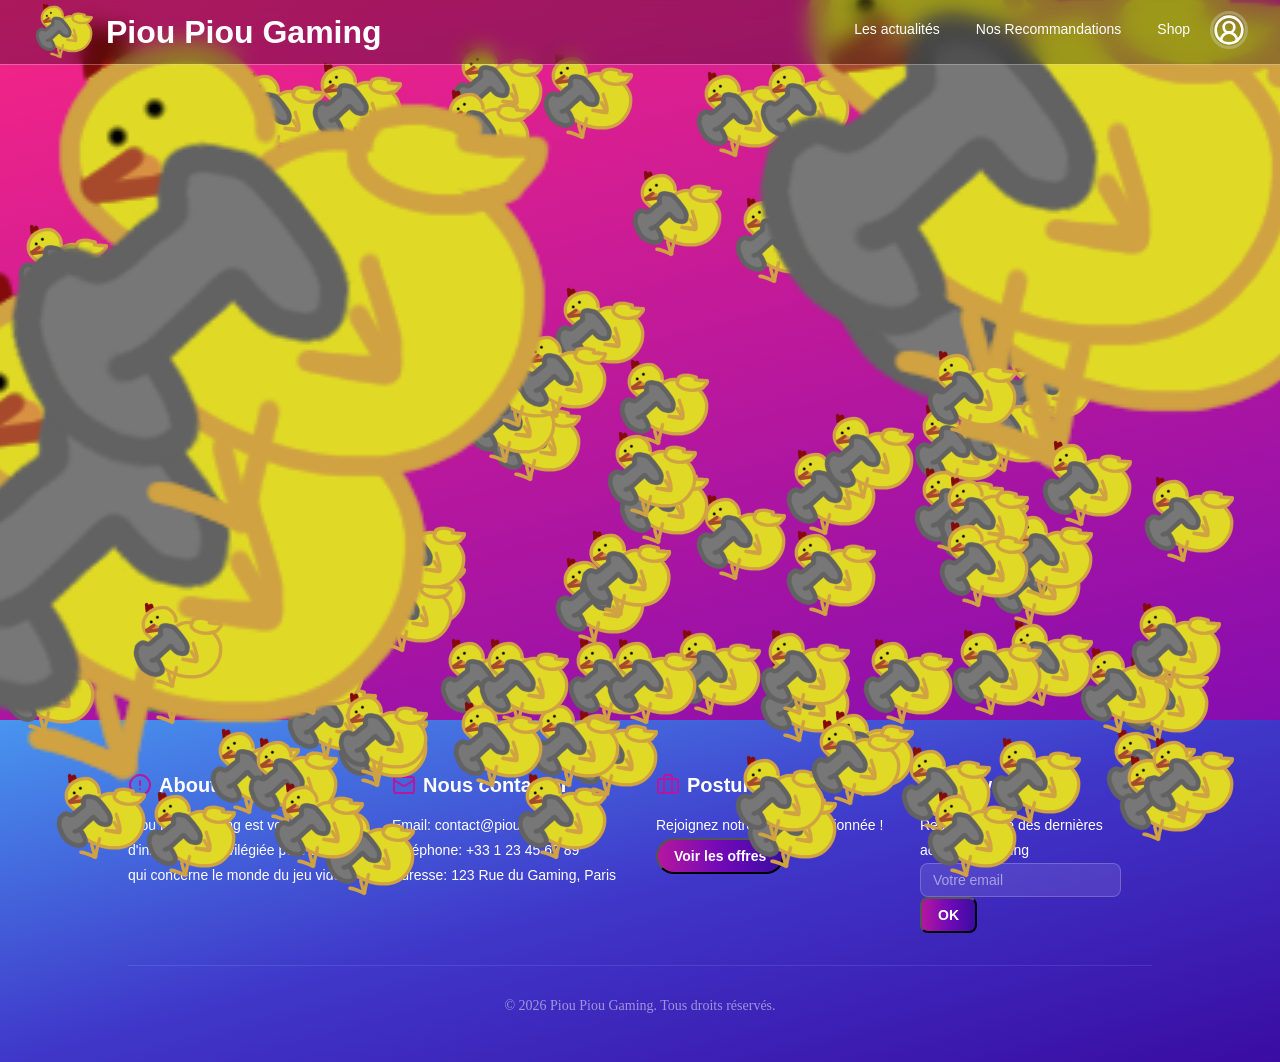
<file: poussin.html>
<!DOCTYPE html>
<html lang="fr">

<head>
    <meta charset="UTF-8">
    <meta name="viewport" content="width=device-width, initial-scale=1.0">
    <title>Poussin</title>
    <link rel="shortcut icon" href="./images/genr-logo.png">
    <link href="poussin.css" rel="stylesheet">
</head>

<body>
    <div id="navbar"></div>
    <main></main>
    <div id="footer"></div>

    <script src="navBar.js"></script>
    <script src="poussin.js"></script>
    <script src="footer.js"></script>
</body>

</html>
</file>
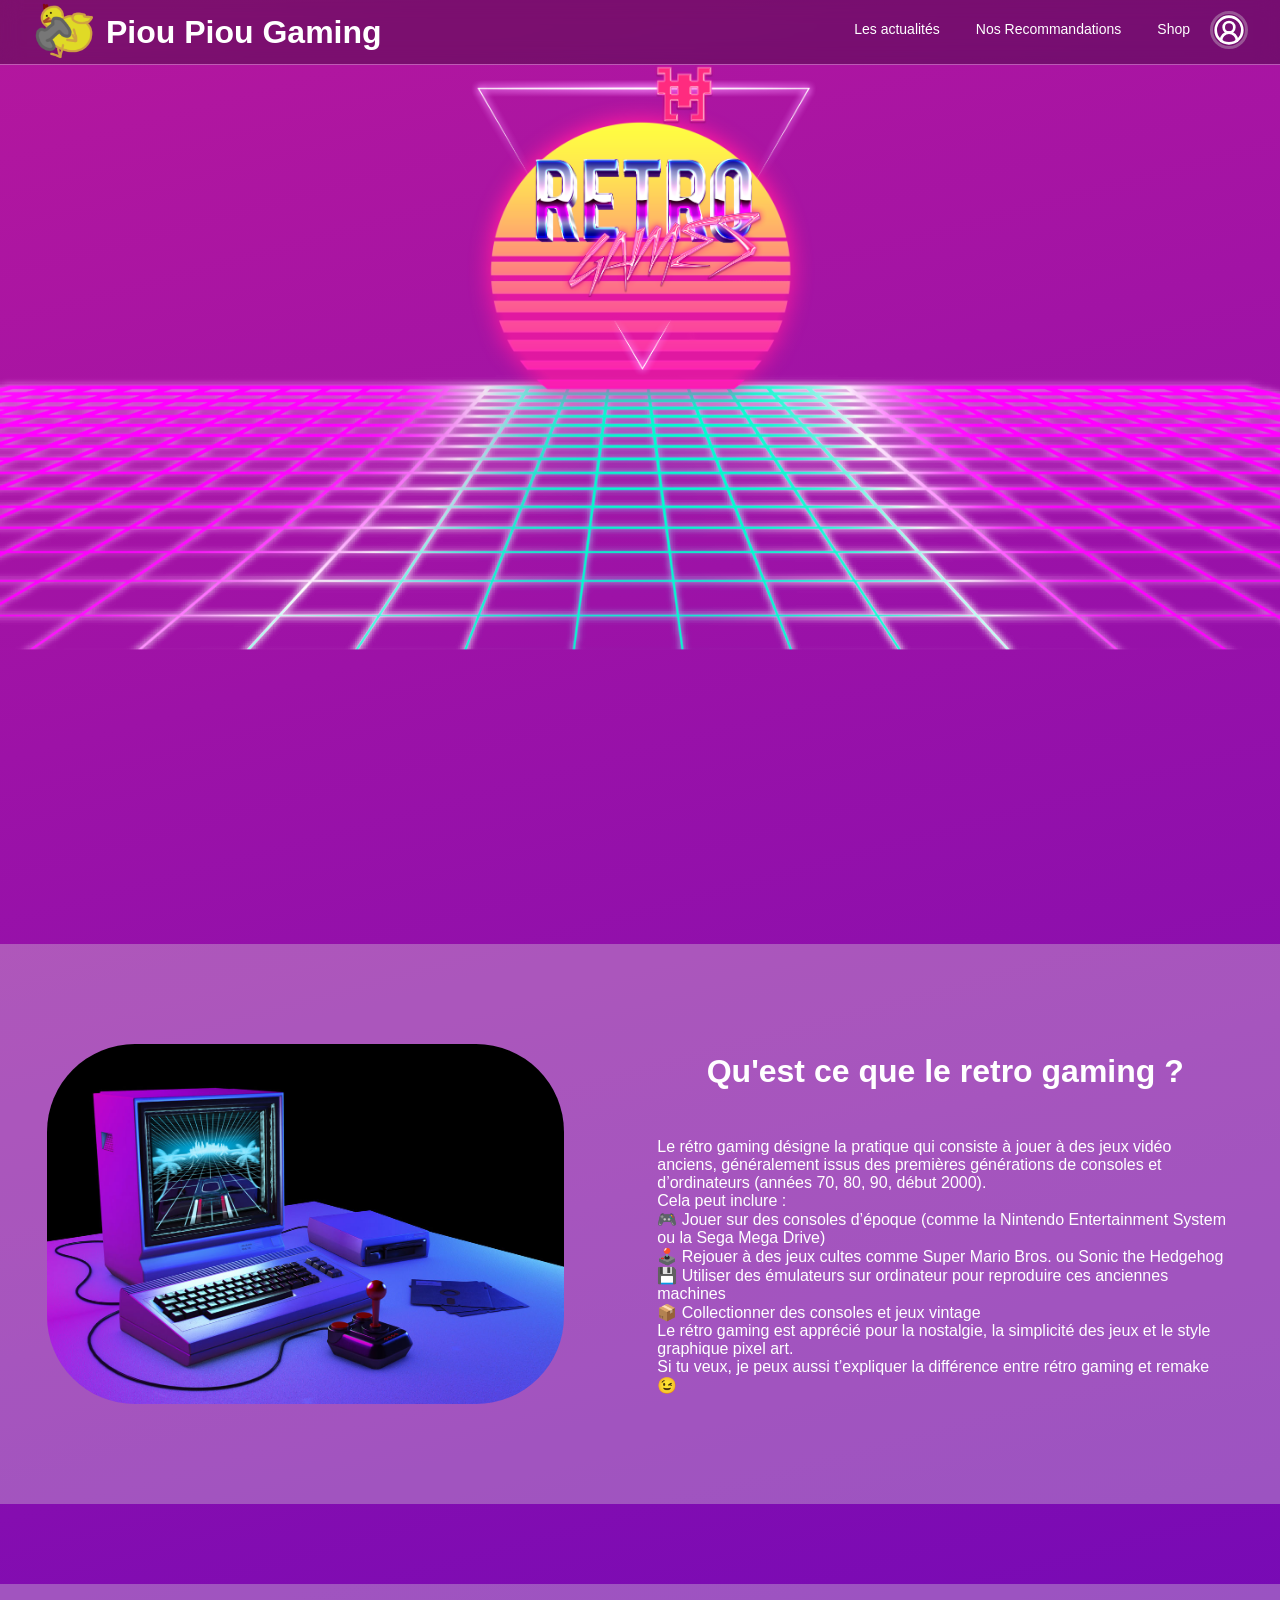
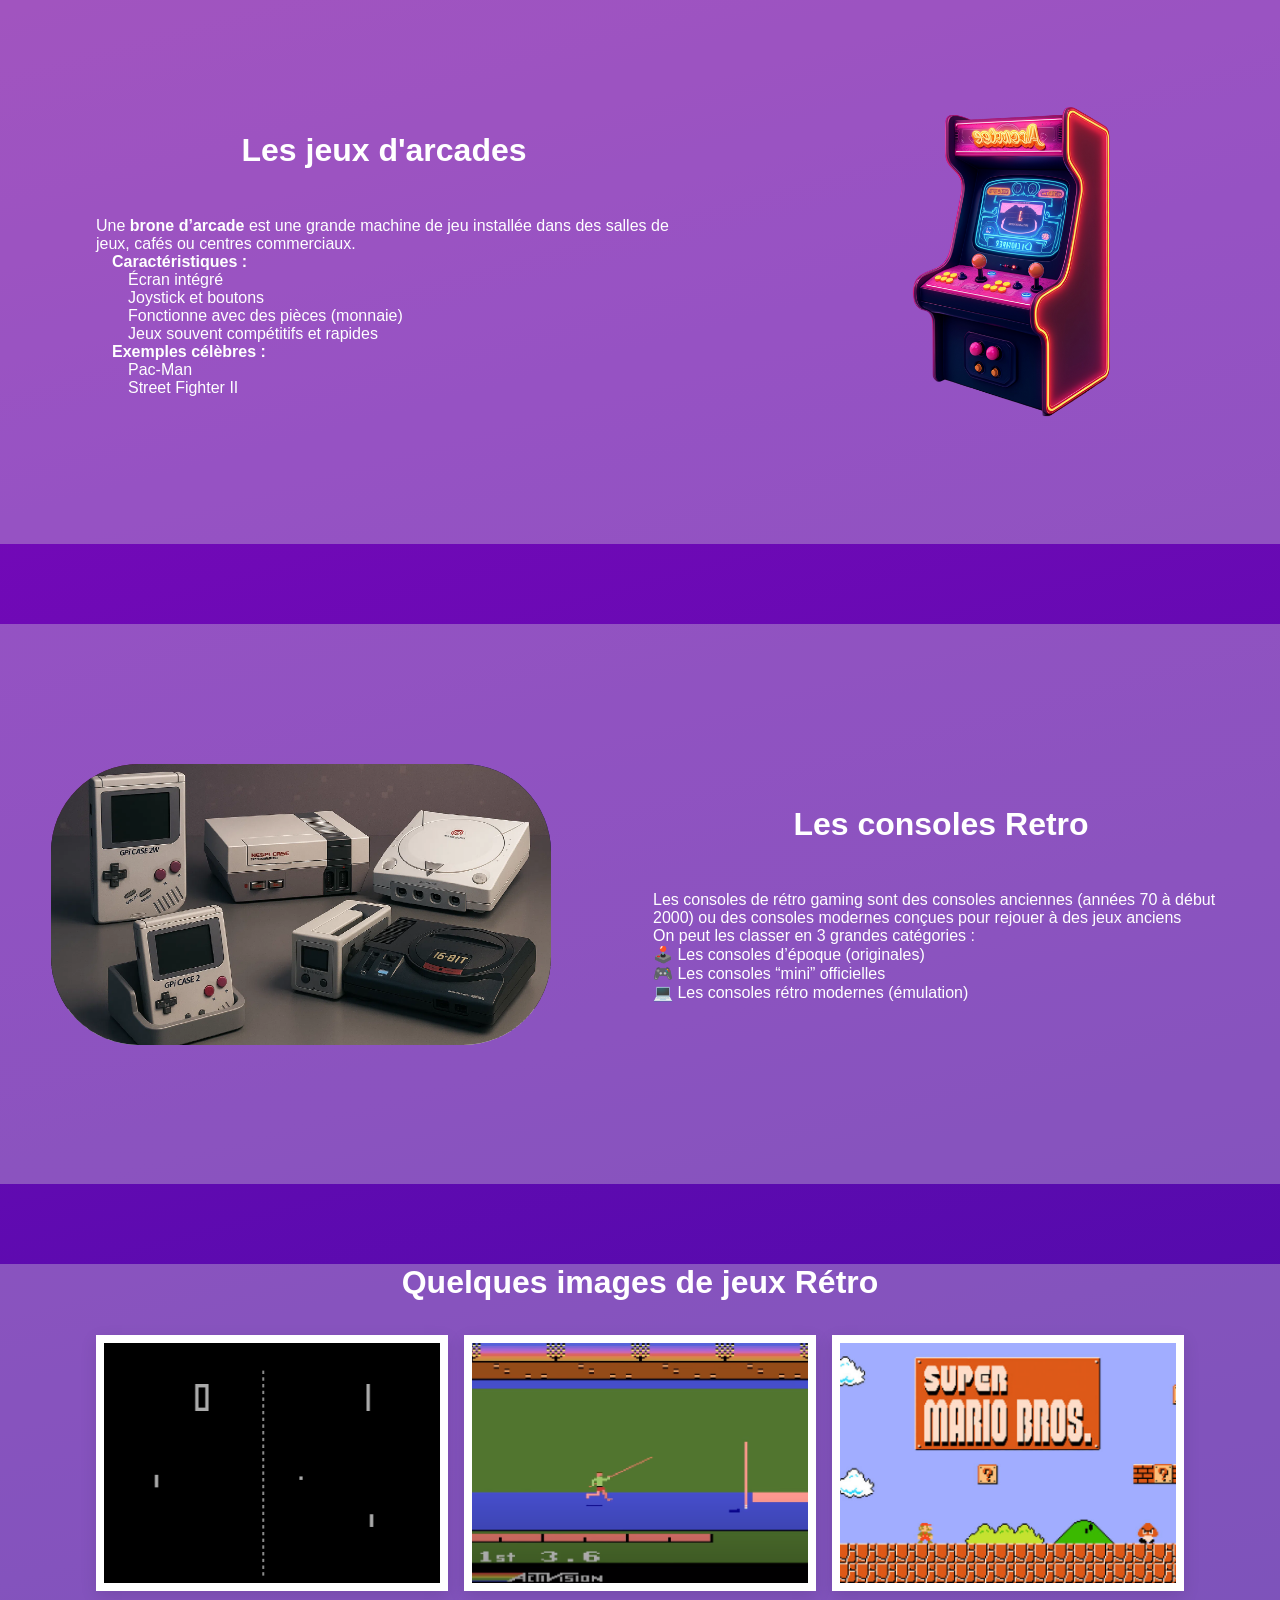
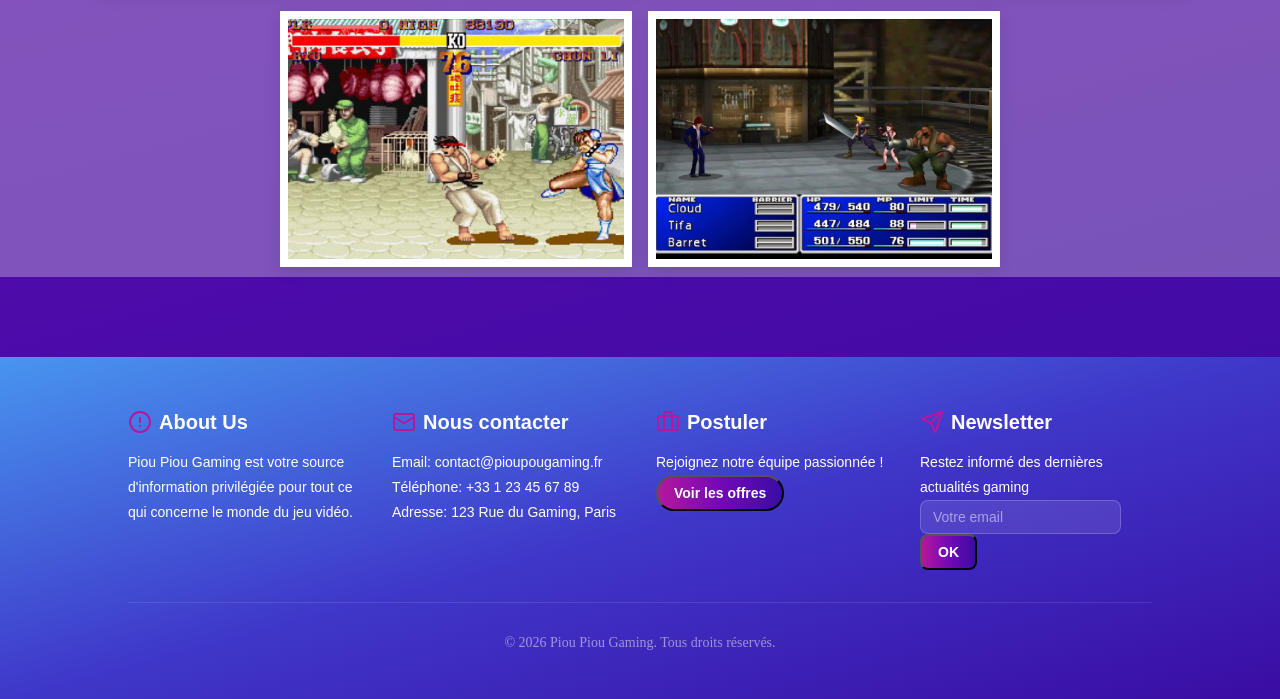
<file: retro.html>
<!DOCTYPE html>
<html lang="en">
<head>
    <meta charset="UTF-8">
    <meta name="viewport" content="width=device-width, initial-scale=1.0">
    <link rel="stylesheet" href="retro.css">
    <link rel="shortcut icon" href="images/pioupiouGaming.ico" type="image/x-ico">
    <title>Piou Piou Gaming - Retro Gaming</title>
</head>
<body>
    <!-- navbar -->
    <div id="navbar"></div>

    <!-- titre de la page  -->
    <section class="ban">
        <img class="img triangle" src="images/retroTriangle.png" alt="Logo Retro Gaming">
        <img class="img sun" src="images/retroSun.png" alt="Soleil">
        <img class="img neonGrid" src="images/retroNeonGrid.png" alt="Grille Neon">
    </section>
    
    <!-- Qu'est ce que le retro gaming  -->
    <section class="retro">
        <div class="slideRetro">
            <div class="slide">
                <img class="computer" src="images/retroComputer.jpg" alt="Ordinateur des années 80">
                <img class="computer" src="images/retroFamily.jpg" alt="Famille qui joue au retro-gaming">
            </div>
        </div>
        <div class="retDescription">
            <H2 class="titleRetro">Qu'est ce que le retro gaming ?</H2>
            <p class="description">
                Le rétro gaming désigne la pratique qui consiste à jouer à des jeux vidéo anciens, généralement issus des premières générations de consoles et d’ordinateurs (années 70, 80, 90, début 2000).<br>
                Cela peut inclure :<br>
                🎮 Jouer sur des consoles d’époque (comme la Nintendo Entertainment System ou la Sega Mega Drive)<br>
                🕹️ Rejouer à des jeux cultes comme Super Mario Bros. ou Sonic the Hedgehog<br>
                💾 Utiliser des émulateurs sur ordinateur pour reproduire ces anciennes machines<br>
                📦 Collectionner des consoles et jeux vintage<br>
                Le rétro gaming est apprécié pour la nostalgie, la simplicité des jeux et le style graphique pixel art.<br>
                Si tu veux, je peux aussi t’expliquer la différence entre rétro gaming et remake 😉
            </p>
        </div>
    </section>
    <div class="inter"></div>
    <!-- Les jeux d'arcades -->
    <section class="retarcade">
        <img class="arcade" src="images/retroArcade.png" alt="Un borne d'arcade">
        <div class="retDescription">
            <h2 class="titleRetro">Les jeux d'arcades</h2>
            <p class="description">
                Une <strong>brone d’arcade</strong> est une grande machine de jeu installée dans des salles de jeux, cafés ou centres commerciaux.
                <ul class="tab"><strong>Caractéristiques :</strong>
                    <li class="liRetro">Écran intégré</li>
                    <li class="liRetro">Joystick et boutons</li>
                    <li class="liRetro">Fonctionne avec des pièces (monnaie)</li>
                    <li class="liRetro">Jeux souvent compétitifs et rapides</li>
                </ul>
                <ul class="tab"><strong>Exemples célèbres :</strong>
                    <li class="liRetro">Pac-Man</li>
                    <li class="liRetro">Street Fighter II</li>
                </ul>
            </p>
        </div>
    </section>
    <div class="inter"></div>
    <!-- Les jeux consoles -->
    <section class="retconsole">
        <div class="sliderRetro">
            <div class="slider">
                <img class="consoleBefore" src="images/retroConsole2.png.webp" alt="consoles">
                <img class="consoleAfter" src="images/retroconsole3.jpg" alt="consoles">
            </div>
        </div>
        <div class="retDescription">
            <h2 class="titleRetro">Les consoles Retro</h2>
            <p class="description">
                Les consoles de rétro gaming sont des consoles anciennes (années 70 à début 2000) ou des consoles modernes conçues pour rejouer à des jeux anciens <br>
                On peut les classer en 3 grandes catégories : <br>
                🕹️  Les consoles d’époque (originales) <br>
                🎮  Les consoles “mini” officielles <br>
                💻  Les consoles rétro modernes (émulation) <br>
            </p>
        </div>
    </section>
    <div class="inter"></div>
     <!-- les images -->
    <section class="retimages">
        <h2 class="titleRetro">Quelques images de jeux Rétro</h2>
            <div class="first">
                <div class="imageGame"><img class="game" src="images/retroPong.png" alt="Jeu Pong"></div>
                <div class="imageGame"><img class="game" src="images/retroDecathlon.png" alt="Jeu Decathlon"></div>
                <div class="imageGame"><img class="game" src="images/retroSuperMario.jpg" alt="Jeu Mario"></div>
            </div>
            <div class="second">
                <div class="imageGame"><img class="game" src="images/retroStreetFighter.avif" alt="Jeu Street Fighter II"></div>
                <div class="imageGame"><img class="game" src="images/RetroFinalFantasy.jpg" alt="Jeu Final Fantasy VII"></div>
            </div>
            <div class="popupImage">
                <span class="time">&times;</span> 
                <img class="imagePop" src="images/retroPong.png" alt="">
            </div>
    </section>
    <div class="inter"></div>
    <!-- footer  -->
    <div id="footer"></div>

    <!-- connection du js -->
    <script src="navBar.js"></script>
    <script src="retro.js"></script>
    <script src="footer.js"></script>
</body>
</html>
</file>
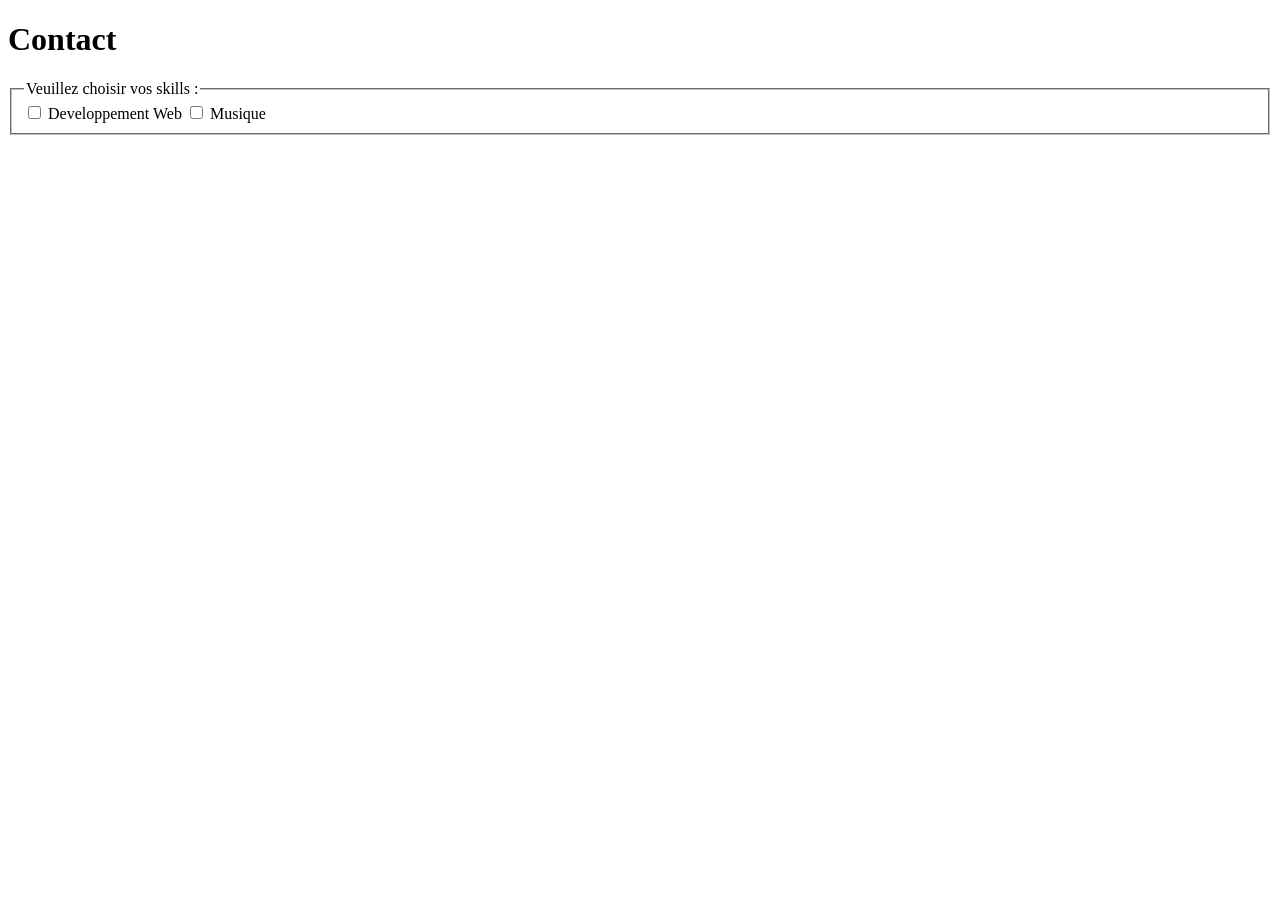
<file: Untitled-2.html>
<!doctype html>

<head>
    <meta charset="UTF-8">
    <title>Welcome on board</title>
</head>

<h1>Contact</h1>


<fieldset>
    <legend>Veuillez choisir vos skills :</legend>

    <input type="checkbox" id="webdev" name="interest" value="coding">
    <label for="webdev">Developpement Web</label>

    <input type="checkbox" id="music" name="interest" value="music">
    <label for="music">Musique</label>
</fieldset>

</html>
</file>
<file: style.css>
:root {
    --primary-color: #f72585;
    --segondary-color: #b5179e;
    --third-color: #7209B7;
    --fourth-color: #3a0ca3;
    --fifth-color: #3f34c9;
    --sixth-color: white;
    --seventh-color: #4CC9F0;
    --eighth-color: #4895EF;
}

* {
    margin: 0;
    padding: 0;
}

#headerImg {
    opacity: 1;
    transition: opacity 1s ease-in-out;
}

#headerImg.hidden {
    opacity: 0;
}

.blue {
    background-color: var(--eighth-color);
}

body {
    background: linear-gradient(165deg, var(--primary-color), var(--third-color));
}

.div1 {
    display: flex;
    align-items: center;
    justify-content: center;
    width: 100vw;
}

a {
    .logo1 {
        width: 64px;
        margin: 1rem;
        animation-name: drop1;
        animation-duration: 3s;
        animation-timing-function: ease-in-out;
        animation-iteration-count: infinite;
    }

    .logo2 {
        width: 64px;
        margin: 1rem;
        animation-name: drop2;
        animation-duration: 3s;
        animation-timing-function: ease-in-out;
        animation-iteration-count: infinite;

    }
}

header {
    display: flex;
    align-items: center;
    justify-content: space-around;

    img {
        width: 80vw;
        max-width: 1920px;
    }
}

main {
    display: flex;
    flex-direction: column;
    align-items: center;
    padding-top: 4rem;
    padding-bottom: 4rem;
    gap: 4rem;

    h2 {
        color: var(--sixth-color);
        background-color: rgb(255, 255, 255, 0.3);
        border-radius: 15px;
        display: flex;
        font-size: 2rem;
        height: 3rem;
        width: 60rem;
        justify-content: center;
        align-items: center;
    }

    p {
        color: var(--sixth-color);
        display: flex;
        align-items: center;
        justify-content: center;
        padding-bottom: 64px;
    }

    section {
        display: grid;
        grid-template-columns: 1fr 1fr 1fr;
        grid-auto-rows: auto;
        align-items: center;
        justify-content: center;
        gap: 5vw;

        a {
            text-decoration: none;

            div {
                padding: 1rem;
                border: 20px;
                border-radius: 15px;
                background-color: rgb(255, 255, 255, 0.3);
                display: flex;
                flex-direction: column;
                align-items: center;
                justify-content: center;
                width: 25vw;
                max-width: 480px;
                height: 400px;

                img {
                    height: 10vw;
                    width: 20vw;
                    max-width: 480px;
                    max-height: 250px;

                }

                h3 {
                    color: var(--sixth-color);
                    padding: 2rem;
                }

            }
        }
    }

    aside {
        display: grid;
        grid-template-columns: 1fr 1fr;
        align-items: center;
        justify-content: center;
        gap: 5vw;

        a {
            text-decoration: none;

            div {
                padding: 1rem;
                border: 20px;
                border-radius: 15px;
                background-color: rgb(255, 255, 255, 0.3);
                display: flex;
                flex-direction: column;
                align-items: center;
                justify-content: center;
                width: 25vw;
                max-width: 480px;
                height: 400px;
                ;

                img {
                    height: 10vw;
                    width: 20vw;
                    max-width: 480px;
                    max-height: 250px;

                }

                h3 {
                    color: var(--sixth-color);
                    padding: 2rem;
                }
            }
        }
    }
}

@keyframes drop1 {
    0% {
        transform: translate(0px, 250%) rotate(90deg);
    }

    10% {
        transform: translate(0px, 250%) rotate(0deg);
    }

    40% {
        transform: translate(0px, 0px) rotate(90deg);
    }

    50% {
        transform: translate(0px, 0px) rotate(0deg);
    }

    60% {
        transform: translate(0px, 0px) rotate(90deg);
    }

    90% {
        transform: translate(0px, 250%) rotate(0deg);
    }

    100% {
        transform: translate(0px, 250%) rotate(90deg);
    }
}

@keyframes drop2 {
    0% {
        transform: translate(0px, 0px) rotate(90deg);
    }

    10% {
        transform: translate(0px, 0px) rotate(0deg);
    }

    40% {
        transform: translate(0px, 250%) rotate(90deg);
    }

    50% {
        transform: translate(0px, 250%) rotate(0deg);
    }

    60% {
        transform: translate(0px, 250%) rotate(90deg);
    }

    90% {
        transform: translate(0px, 0px) rotate(0deg);
    }

    100% {
        transform: translate(0px, 0px) rotate(90deg);
    }


}

@media screen and (max-width: 768px) {
    @keyframes drop2 {
        0% {
            transform: translate(0px, 0px) rotate(0deg);
        }

        50% {
            transform: translate(0px, 0px) rotate(90deg);
        }

        0% {
            transform: translate(0px, 0px) rotate(0deg);
        }
    }

    .logo1 {
        display: none;
    }

    main {
        section {
            display: flex;
            flex-direction: column;
            gap: 5rem;


            a {
                div {
                    width: 60vw;

                    img {
                        height: 50vw;
                        width: 50vw;
                    }
                }
            }
        }

        aside {
            display: flex;
            flex-direction: column;
            gap: 5rem;


            a {


                div {
                    width: 60vw;

                    img {
                        height: 50vw;
                        width: 50vw;
                    }
                }
            }
        }
    }


}
</file>
<file: art.css>
:root {
    --pink-color : #F72585;
    --pink-purple-color : #B5179E;
    --purple-color : #7209B7;
    --dark-blue-color : #3A0CA3;
    --medium-dark-blue-color : #3F37C9;
    --medium-blue-color : #4895EF ;
    --light-blue-color : #4CC9F0;

    --background-color : linear-gradient(165deg, var(--pink-color), var(--pink-purple-color), var(--purple-color));
    --light-overlay-color : rgba(255,255,255,0.2);

    --text-color : white;
}


/*-- Body --*/
body {
    margin: 0;
    padding: 0;
    background: var(--background-color);
    color : var(--text-color)
}

@media screen and (max-width: 810px) {
    nav {
        height: 10rem;
        display: flex;
        align-items: flex-start;
    }
    .navbar {
        display: flex;
        flex-direction: column;
        gap: 1rem;
        align-items: center;
    }
    .nav {
        font-size: 0.8rem;
    }
    .cat {
        justify-content: space-evenly;
        gap: 0;
        width: 50%;
    }
    .catty {
        width: 25%;
        display: flex;
        justify-content: flex-end;
    }
    
}


/*---------- Header ----------*/
header {
    width: 100%;
    aspect-ratio: 1063 / 357;

    background-image:url("images/art-titre.png");
    background-size:cover;
    background-position:center;

    display:flex;
    justify-content:center;
    align-items:center;

    h1 {
        color: var(--text-color);
        font-size: 10vh;
    }
}


/*---------- Main ----------*/


/*- Section Musique -*/

.art-musique {
    display: flex;
    justify-content: center;
    align-items: center;
    flex-direction: column;

    .musique-description {
        display: flex;
        align-items: center;
        
        h2 {
            background: var(--light-overlay-color);
            border-radius: 10px;
            border: 2px solid white;
            padding : 5px;
            transition: all 1s ease;

            &:hover {
                transform: scale(1.05);
                background: rgba(255,255,255,0.40);
                color: var(--purple-color);
            }
        }

        .desc {
            background: var(--light-overlay-color);
            border: 2px solid white;
            border-radius: 10px;
            padding: 5px;
            transition: all 1s ease;

            &:hover {
                transform: scale(1.05);
                background: rgba(255,255,255,0.40);
                color: var(--purple-color);
            }
        }

        img {
            width: 45vw;
            height: auto;
            border-radius: 20px;
            
            margin-right: 10vw;
            transition: all 1s ease;

            &:hover {
                box-shadow: 5px 5px 5px rgb(150, 20, 103);
                transform: scale(1.05);
            }
        }
    }

    .musique-presentation {
        display: flex;
        justify-content: center;
        align-items: center;

        background: var(--light-overlay-color);

        .pres {
                margin-left: 5vw;
            }

        h3 {
            background: var(--light-overlay-color);
            border-radius: 10px;
            border: 2px solid white;
            padding : 5px;
            transition: all 1s ease;

            &:hover {
                transform: scale(1.05);
                background: rgba(255,255,255,0.40);
                color: var(--purple-color);
            }
        }

        .desc {
            background: var(--light-overlay-color);
            border: 2px solid white;
            border-radius: 10px;
            padding: 5px;
            transition: all 1s ease;

            .recommandation {
                font-weight: bold;
                a {
                    text-decoration: none;
                }
            }

            &:hover {
                transform: scale(1.05);
                background: rgba(255,255,255,0.40);
                color: var(--purple-color);
            }
        }
        
        
        img {
            height: 30vw;
            width: auto;
            border-radius: 20px;

            margin-left: 10vw;
            margin-right: 5vw;
            transition: all 1s ease;

            &:hover {
                box-shadow: 5px 5px 5px rgba(80, 7, 64, 0.5);
                transform: scale(1.1);
            }
        }

        button {
            background: none;
            border: none;
            color: rgba(0, 0, 0, 0);
            border-radius: 10px;
            transition: all 0.5s ease;

            &:hover {
                color: rgba(255, 255, 255, 50%);
                font-size : 3vw;
                background: var(--light-overlay-color);
                box-shadow: 0 0 10px var(--light-overlay-color), 0 0 20px var(--light-overlay-color), 0 0 40px var(--light-overlay-color);
            }
        }
    }
}


/*- Media query -> section Musique -*/

@media screen and (max-width: 768px) {
    .art-musique {
        margin-top: 5vh;

        .musique-description {
            flex-direction: column;

            margin: 3vh;
            margin-bottom: 10vh;

            h2 {
                width: 150px;

                margin-top: 10vw;
            }

            img {
                width: 75vw;
            }
        }
        .musique-presentation {
            flex-direction: column;
            margin-bottom: 5vh;

            .pres {
                margin-right: 5vw;
            }

            img {
                height: 75vw;

                margin-top: 5vw;
                margin-left: 5vw;
                margin-right: 5vw;
            }

            h3 {
                width: 150px;
            }

            button {
                height: 5vw;
                width: 75vw;
            }

            .prevButton {
                margin-bottom: 3vw;
            }

            .nextButton {
                margin-top: 5vw;
            }
        }
    }

}
@media screen and (min-width: 768px) and (max-width: 1200px) {
    .art-musique {
        margin-top: 10vh;

        .musique-description {
            flex-direction: row;

            margin: 7vh;
            margin-bottom: 10vh;

            h2 {
                font-size: 3vw;
                width: 15vw;
            }

            img {
                width: 35vw;
                margin-right: 10vw;
            }
        }
        .musique-presentation {
            margin-bottom: 10vh;

            h3 {
                font-size: 2vw;
                width: 15vw;
            }

            button {
                width: 10vw;
                height: 25vw;
            }
        }
    }

}
@media screen and (min-width: 1200px) {
    .art-musique {
        margin-top: 15vh;

        .musique-description{
            flex-direction: row;

            margin: 10vh;
            margin-bottom: 15vh;

            h2 {
                font-size: 3vw;
                width: 15vw;
            }

            img {
                width: 45vw;
                margin-right: 10vw;
            }
        }
        .musique-presentation{
            margin-bottom: 15vh;

            h3 {
                font-size: 2vw;
                width: 15vw;
            }

            button {
                width: 10vw;
                height: 25vw;
            }
        }
    }
}


/*- Section Dessin -*/

.art-dessin {
    display: flex;
    justify-content: center;
    align-items: center;
    flex-direction: column;

    .dessin-description {
        display: flex;
        align-items: center;
        
        h2 {
            background: var(--light-overlay-color);
            border-radius: 10px;
            border: 2px solid white;
            padding : 5px;
            font-size: 3vw;
            width: 15vw;
            transition: all 1s ease;

            &:hover {
                transform: scale(1.05);
                background: rgba(255,255,255,0.40);
                color: var(--dark-blue-color);
            }
        }

        .desc {
            background: var(--light-overlay-color);
            border: 2px solid white;
            border-radius: 10px;
            padding: 5px;
            transition: all 1s ease;

            &:hover {
                transform: scale(1.05);
                background: rgba(255,255,255,0.40);
                color: var(--dark-blue-color);
            }
        }

        img {
            height: auto;
            border-radius: 20px;
            transition: all 1s ease;

            &:hover {
                box-shadow: 5px 5px 5px rgb(97, 9, 100);
                transform: scale(1.05);
            }
        }
    }

    .dessin-presentation {
        display: flex;
        justify-content: center;
        align-items: center;

        background: var(--light-overlay-color);

        margin-bottom: 15vh;

        .pres {
            margin-left: 5vw;
        }

        h3 {
            background: var(--light-overlay-color);
            border-radius: 10px;
            border: 2px solid white;
            padding : 5px;
            font-size: 2vw;
            transition: all 1s ease;

            &:hover {
                transform: scale(1.05);
                background: rgba(255,255,255,0.40);
                color: var(--dark-blue-color);
            }
        }

        .desc {
            background: var(--light-overlay-color);
            border: 2px solid white;
            border-radius: 10px;
            padding: 5px;
            transition: all 1s ease;

            .recommandation {
                font-weight: bold;
                a {
                    text-decoration: none;
                }
            }

            &:hover {
                transform: scale(1.05);
                background: rgba(255,255,255,0.40);
                color: var(--dark-blue-color);
            }
        }
        
        
        img {
            height: 30vw;
            width: auto;
            border-radius: 20px;

            margin-left: 10vw;
            margin-right: 5vw;
            transition: all 1s ease;

            &:hover {
                box-shadow: 5px 5px 5px rgba(57, 10, 107, 0.5);
                transform: scale(1.1);
            }
        }

        button {
            background: none;
            border: none;
            color: rgba(0, 0, 0, 0);
            border-radius: 10px;
            transition: all 0.5s ease;

            &:hover {
                color: rgba(255, 255, 255, 50%);
                font-size : 3vw;
                background: var(--light-overlay-color);
                box-shadow: 0 0 10px var(--light-overlay-color), 0 0 20px var(--light-overlay-color), 0 0 40px var(--light-overlay-color);
            }
        }
    }
}

/*- Media query -> section Dessin -*/

@media screen and (max-width: 768px) {
    .art-dessin {
        margin-top: 5vh;

        .dessin-description {
            flex-direction: column;

            margin: 3vh;
            margin-bottom: 10vh;

            h2 {
                width: 150px;

                margin-top: 10vw;
            }

            img {
                width: 75vw;
            }
        }

        .dessin-presentation {
            flex-direction: column;

            .pres {
                margin-right: 5vw;
            }

            img {
                height: 75vw;

                margin-top: 5vw;
                margin-left: 5vw;
                margin-right: 5vw;
            }

            h3 {
                width: 150px;
            }

            button {
                height: 5vw;
                width: 75vw;
            }

            .prevButton {
                margin-bottom: 3vw;
            }

            .nextButton {
                margin-top: 5vw;
            }
        }
    }

}
@media screen and (min-width: 768px) and (max-width: 1200px) {
    .art-dessin {
        margin-top: 10vh;

        .dessin-description {
            flex-direction: row;

            margin: 7vh;
            margin-bottom: 10vh;

            h2 {
                font-size: 3vw;
                width: 15vw;
            }

            img {
                width: 35vw;
                margin-right: 10vw;
            }
        }

        .dessin-presentation {
            h3 {
                font-size: 2vw;
                width: 15vw;
            }

            button {
                width: 10vw;
                height: 25vw;
            }
        }
    }

}
@media screen and (min-width: 1200px) {
    .art-dessin {
        margin-top: 15vh;

        .dessin-description{
            flex-direction: row;

            margin: 10vh;
            margin-bottom: 15vh;

            h2 {
                font-size: 3vw;
                width: 15vw;
            }

            img {
                width: 45vw;
                margin-right: 10vw;
            }
        }

        .dessin-presentation{
            h3 {
                font-size: 2vw;
                width: 15vw;
            }

            button {
                width: 10vw;
                height: 25vw;
            }
        }
    }
}
</file>
<file: discovery.css>
/* Configuration de base et fond dégradé */
body {
    margin: 0;
    padding: 0;
    font-family: 'Segoe UI', sans-serif;
    color: white;
    background: linear-gradient(165deg, #B5179E 0%, #7209B7 50%, #3A0CA3 100%);
    background-attachment: fixed;
    overflow-x: hidden;
}

header {
    height: 50vh;
    display: flex;
    flex-direction: column;
    justify-content: center;
    align-items: center;
    text-align: center;
    background: rgba(0, 0, 0, 0.2);
}

header h1 {
    font-size: 4rem;
    margin: 0;
}

/* Structure des sections */
.row {
    display: flex;
    align-items: center;
    justify-content: center;
    min-height: 100vh;
    padding: 100px 10%;
    box-sizing: border-box;
}

/* Alternance */
.row:nth-of-type(even) {
    flex-direction: row-reverse;
}

.text-side {
    flex: 1;
    padding: 0 50px;
}

.text-side p {
    font-size: 1.3rem;
    line-height: 1.6;
    opacity: 0.9;
}

/* Le conteneur parent des images (Image Side) */
.image-side {
    flex: 1;
    display: flex;
    justify-content: center;
    align-items: center;
    height: 600px;
    /* Hauteur fixe pour le parent */
    position: relative;
}

/* La pile (Stack) occupy toute la place du parent */
.stack {
    position: relative;
    width: 100%;
    height: 100%;
    cursor: pointer;
}

/* Les images dans la pile */
.stack img {
    position: absolute;
    top: 0;
    left: 0;
    width: 100%;
    height: 100%;
    object-fit: cover;
    /* L'image remplit tout l'espace sans se déformer */
    border-radius: 20px;
    box-shadow: 0 15px 35px rgba(0, 0, 0, 0.4);
    transition: all 0.5s cubic-bezier(0.4, 0, 0.2, 1);
}

/* Effet visuel de pile : décalage et échelle */
/* Les images sont empilées par leur ordre dans le HTML */
.stack img:nth-child(1) {
    transform: translateY(-20px) scale(0.90);
    z-index: 1;
    opacity: 0.6;
}

.stack img:nth-child(2) {
    transform: translateY(-15px) scale(0.92);
    z-index: 2;
    opacity: 0.7;
}

.stack img:nth-child(3) {
    transform: translateY(-10px) scale(0.94);
    z-index: 3;
    opacity: 0.8;
}

.stack img:nth-child(4) {
    transform: translateY(-5px) scale(0.96);
    z-index: 4;
    opacity: 0.9;
}

.stack img:nth-child(5) {
    transform: translateY(0) scale(1);
    z-index: 5;
    opacity: 1;
}

/* Petit effet au survol */
.stack:hover img:last-child {
    transform: translateY(-10px) scale(1.02);
}

/* --- RESPONSIVE DESIGN --- */

@media (max-width: 768px) {

    /* 1. On empile le texte et l'image verticalement */
    .row,
    .row:nth-of-type(even) {
        flex-direction: column !important;
        padding: 50px 5%;
        min-height: auto;
    }

    /* 2. On ajuste les textes pour qu'ils prennent toute la largeur */
    .text-side {
        padding: 0 20px;
        text-align: center;
        margin-bottom: 40px;
    }

    header h1 {
        font-size: 2.2rem;
        /* Titre plus petit sur mobile */
    }

    /* 3. On réduit la taille de la pile d'images pour qu'elle tienne sur l'écran */
    .image-side {
        width: 100%;
        height: 350px;
        /* Moins haut sur mobile */
    }

    .stack {
        width: 250px;
        /* Largeur fixe plus petite pour mobile */
        height: 350px;
        margin: 0 auto;
        /* Centrer la pile */
    }
}
</file>
<file: footer.css>
:root {
    --background-color-1: #b5179e;
    --background-color-2: #7209b7;
    --background-color-3: #3a0ca3;
    --background-color-4: #3f37c9;
    --background-color-5: #4895ef;
    --background-article: rgba(217, 217, 217, 35%);
    --background-accueil: rgba(217, 217, 217, 35%);
    --border-list: white;
    --font-family-title: Arial, Helvetica, sans-serif;
    --font-family: Arial, Helvetica, sans-serif;
    --text-color: white;
    --text-list-color: black;
    --font-size-title: 2rem;
    --size-article: 35rem;
    --border-radius-img: 5.5rem;
    --height-ban: 59rem;
    --background-navbar: rgba(0, 0, 0, 0.3)
}

/* Footer */
.footer {
    background: linear-gradient(165deg, var(--background-color-5), var(--background-color-4), var(--background-color-3));
    padding-block: 3rem;
    color: var(--text-color);
}

.footerContainer {
    width: 80%;
    margin-inline: auto;
}

.footer-grid {
    display: grid;
    grid-template-columns: repeat(4, 1fr);
    gap: 2rem;
    margin-bottom: 2rem;
}

.footer-icone {
    color: var(--background-color-1);
    margin-right: 7px;
    position: relative;
    top: 5px;
}

.footer-title {
    font-size: 20px;
    margin-bottom: 16px;
    color: var(--text-color);
    font-family: var(--font-family-title);
}

.footer-p,
.footer-ul {
    color: var(--text-color);
    font-family: var(--font-family);
    font-size: 14px;
    line-height: 1.8;
    list-style: none;
}

.newsletter-form {
    display: flex;
    gap: 8px;
    margin-top: 12px;
}

.newsletter input {
    flex: 1;
    padding: 8px 12px;
    background: rgba(255, 255, 255, 0.1);
    border: 1px solid rgba(255, 255, 255, 0.2);
    border-radius: 8px;
    color: white;
    font-size: 14px;
}

.newsletter input::placeholder {
    color: rgba(255, 255, 255, 0.5);
}

.newsletter input:focus {
    outline: none;
    border-color: var(--background-color-1)
}

.footer-btn-carrier {
    padding: 8px 16px;
    font-size: 14px;
    border-radius: 2rem;
    background: linear-gradient(90deg, var(--background-color-1), var(--background-color-2), var(--background-color-3));
    color: var(--text-color);
    font-weight: bold;
}

.footer-btn {
    padding: 8px 16px;
    font-size: 14px;
    border-radius: 0.5rem;
    background: linear-gradient(90deg, var(--background-color-1), var(--background-color-2), var(--background-color-3));
    color: var(--text-color);
    font-weight: bold;
}

.footer-btn-carrier:hover,
.footer-btn:hover {
    box-shadow: 0 0.1rem 1rem var(--background-color-1, 0.3);
}

.footer-bottom {
    padding-top: 32px;
    border-top: 1px solid rgba(255, 255, 255, 0.1);
    text-align: center;
    color: rgba(255, 255, 255, 0.5);
    font-size: 14px;
}

@media screen and (max-width: 768px) {
    .footer-grid {
        display: flex;
        flex-direction: column;
    }
}
</file>
<file: genres.css>
:root {
    --primary-color: #f72585;
    --segondary-color: #b5179e;
    --third-color: #7209B7;
    --fourth-color: #3a0ca3;
    --fifth-color: #3f34c9;
    --sixth-color: white;
    --seventh-color: #4CC9F0;
    --eighth-color: #4895EF;
}

* {
    margin: 0;
    padding: 0;
}

.blue {
    background-color: var(--eighth-color);
}

.divjs {
    position: relative;
    overflow: hidden;
    transition: transform 0.3s ease;
}

.border-animation-svg {
    position: absolute;
    top: 0;
    left: 0;
    width: 100%;
    height: 100%;
    pointer-events: none;
    z-index: 10;
}

.border-animation-svg rect {
    fill: none;
    stroke: var(--seventh-color);
    stroke-width: 5px;
    stroke-linecap: round;
    filter: drop-shadow(0 0 3px var(--seventh-color)) drop-shadow(0 0 6px var(--seventh-color));

    opacity: 0;

    stroke-dasharray: var(--point-length) var(--total-length);
    stroke-dashoffset: var(--total-length);
}

.border-animation-svg.active rect {
    opacity: 1;
    animation: moveLight 2s linear forwards;
}

body {
    background: linear-gradient(165deg, var(--segondary-color), var(--third-color));
}

header {
    display: flex;
    align-items: center;
    justify-content: space-around;

    img {
        width: 100vw;
        max-width: 1920px;
    }
}

main {
    display: flex;
    flex-direction: column;
    align-items: center;
    padding-bottom: 42px;

    h2 {
        color: var(--sixth-color);
        display: flex;
        align-items: center;
        justify-content: center;
        padding: 64px 0 64px 0;
    }

    p {
        color: var(--sixth-color);
        display: flex;
        align-items: center;
        justify-content: center;
        padding-bottom: 64px;
    }

    section {
        display: grid;
        grid-template-columns: 1fr 1fr 1fr;
        grid-auto-rows: auto;
        align-items: center;
        justify-content: center;
        gap: 5vw;

        div {
            padding: 1rem;
            border: 20px;
            border-radius: 15px;
            background-color: rgb(255, 255, 255, 0.3);
            display: grid;
            width: 25vw;
            max-width: 480px;
            height: 400px;


            img {
                border-radius: 15px;
                width: 10vw;
                max-width: 192px;
            }

            p {
                color: var(--sixth-color);
                padding-bottom: 0px;
                justify-content: flex-start;
            }

            h3 {
                color: var(--fourth-color);
                padding: 12px 0 12px 0;
            }

            h5 {
                color: var(--fifth-color);
                padding: 12px 0 12px 0;
            }
        }
    }

    aside {
        display: flex;
        align-items: center;
        justify-content: center;
        gap: 5vw;

        div {
            border-radius: 15px;
        }

        img {
            border-radius: 15px;
            width: 25vw;
            max-width: 480px;
        }
    }

    article {
        border: 20px;
        border-radius: 15px;
        background-color: rgb(255, 255, 255, 0.30);
        display: flex;
        justify-content: space-evenly;
        align-items: start;

        div {
            padding: 3rem;
            border-radius: 15px;

            li {
                list-style: none;
                padding-bottom: 8px;
                color: var(--sixth-color);
            }

            h3 {
                color: var(--fourth-color);
                padding-bottom: 16px;

                img {
                    width: 1rem;
                }
            }
        }
    }
}

@keyframes moveLight {
    0% {
        stroke-dashoffset: var(--total-length);
    }

    100% {
        stroke-dashoffset: 0;
    }
}

@media screen and (max-width: 768px) {

    main {
        section {
            display: flex;
            flex-direction: column;

            div {
                width: 80vw;

                img {
                    width: 40vw;
                }
            }

        }

        aside {
            display: flex;
            flex-direction: column;

            img {
                width: 60vw;
            }
        }

        article {
            display: flex;
            flex-direction: column;
        }
    }


}
</file>
<file: stylespegi.css>
:root {
    --primary-color: #f72585;
    --secondary-color: #b5179e;
    --third-color: #7209b7;
    --fourth-color: #3a0ca3;
    --white: white;
}

* {
    margin: 0;
    padding: 0;
    box-sizing: border-box;
}
.black{
    body{
        background-color: black;
    }
    

}
body {
    background: linear-gradient(135deg, #b5179e, #7209b7, #3a0ca3);
    font-family: Arial, sans-serif;
    color: white;
}

section button{
    font-size: 10px;
    background: rgba(255, 254, 254, 0.35);
    border-radius: 1rem;
    padding: 1rem 1.5rem;
    font-size: 1.2rem;
    display: flex;
    justify-content: flex-start;
    position: relative; 
    top: 10rem;
}





a {
    text-decoration: none;
    color: white;
}

h1 {
    text-align: center;
    font-size: 3rem;
    margin: 1rem 0;
}


.pegi {
    display: flex;
    justify-content: center;
    padding: 10px;
    margin: 10px;
}

.pegi img {
    width: 40%;
}

.choose {
    text-align: center;
    font-size: 20px;
    background: rgba(217, 217, 217, 0.35);
    padding: 25px 30px;
    border-radius: 25px;
    margin: 20px;
}

.choose h2 {
    font-size: 24px;
    margin-bottom: 10px;
}

.h3pegi {
    text-align: center;
    color: white;
    font-size: 30px;
    margin: 30px 0 10px;
}


.toppegi {
    display: flex;
    justify-content: center;
    align-items: center;
    background: rgba(217, 217, 217, 0.35);
    margin: 30px auto;
    max-width: 900px;
    border-radius: 24px;
    overflow: hidden;
    padding: 20px;
    box-shadow: 0 10px 25px rgba(0, 0, 0, 0.22);
    backdrop-filter: blur(4px);
    gap: 25px;
}

.toppegi img {
    width: 160px;
    height: 160px;
    object-fit: cover;
    border-radius: 18px;
    flex-shrink: 0;
}

.toppegi p {
    font-size: 18px;
    text-align: center;
}


.solution {
    text-align: center;
    background: rgba(217, 217, 217, 0.35);
    font-size: 20px;
    border-radius: 20px;
    margin: 20px;
    padding: 20px;
}





@media screen and (max-width: 810px) {
    h1 {
        font-size: 2rem;
        padding: 0.5rem 0 1rem;
    }

    

    .toppegi {
        flex-direction: column;
        padding: 20px;
        gap: 10px;
    }

    .pegi img {
        width: 90%;
        height: auto;
    }



    
    

    
}

@media screen and (max-width: 500px) {
    .pegi img {
        width: 95%;
        height: auto;
    }

    .toppegi img {
        width: 130px;
        height: 130px;
    }

    .toppegi p {
        font-size: 16px;
    }

    section button{
        font-size: 10px;
        top: 6rem;
        padding: 10px;
    }




}
</file>
<file: poussin.css>
:root {
    --primary-color: #f72585;
    --segondary-color: #b5179e;
    --third-color: #7209B7;
    --fourth-color: #3a0ca3;
    --fifth-color: #3f34c9;
    --sixth-color: white;
    --seventh-color: #4CC9F0;
    --eighth-color: #4895EF;
}

* {
    margin: 0;
    padding: 0;
}

body {
    margin: 0;
    height: 100vh;
    overflow: hidden;
    background: linear-gradient(165deg, var(--primary-color), var(--third-color));
}

main {
    height: 80vh;
}



@keyframes zoomSpam {
    from {
        transform: scale(0.1);
    }

    to {
        transform: scale(3);
    }
}

.image-qui-grandit {
    position: absolute;
    animation: zoomSpam 5s forwards;
    transform-origin: center;
}
</file>
<file: retro.css>
:root {
        --background-color-1: #b5179e;
        --background-color-2: #7209b7;
        --background-color-3: #3a0ca3;
        --font-family: Arial, Helvetica, sans-serif;
        --font-color: white;
        --border-color: white;
        --font-size-title: 2rem;
        --background-article: rgba(217, 217, 217, 35%);
        --size-article: 35rem;
        --border-radius-img: 5.5rem;
        --height-ban: 59rem;
    }
* {
    margin: 0;
    padding: 0;
}
body {
    background: linear-gradient(165deg, var(--background-color-1), var(--background-color-2), var(--background-color-3))
}
.ban  {
    display: flex;
    flex-direction: column;
    align-items: center;
    position: relative;
    height: var(--height-ban);
}
.triangle {
    width: 30%;
    position: absolute;
    top: 37px;
    z-index: 3;
}
.sun{
    width: 35%;
    position: absolute;
    top: 36px;
    z-index: 2;
}
.neonGrid{
    width: 100%;
    position: absolute;
    top: -10vw;
    filter: brightness(2.15);
    z-index: 1;
}
.retro {
    display: flex;
    justify-content: space-around;
    align-items: center;
    height: var(--size-article);
    background: var(--background-article);
}
.slideRetro {
    width: 517px;
    height: 360px;
    overflow: hidden;
    border-radius: var(--border-radius-img);
}
.slide {
    display: flex;
    transition: transform 0.6s ease;
}
.computer {
    width: 517px;
    height: 360px;
    object-fit: cover;
}
.retDescription {
    width: 36rem;
    display: flex;
    flex-direction: column;
}
.titleRetro {
    padding-bottom: 1.5rem;
    text-align: center;
    font-size: var(--font-size-title);
    font-family: var(--font-family);
    font-weight: bold;
    color: var(--font-color);
}
.description {
    padding-top: 1.5rem;
    font-family: var(--font-family);
    color: var(--font-color);
}
.inter {
    height: 5rem;
}
.retarcade {
    display: flex;
    flex-direction: row-reverse;
    justify-content: space-around;
    align-items: center;
    height: var(--size-article);
    background: var(--background-article);
}
.arcade {
    width: 25%;
    transform: scaleX(-1);
}
.tab{
    padding-left: 1rem;
    font-family: var(--font-family);
    color: var(--font-color);
}
.liRetro {
    padding-left: 1rem;
    list-style: none;
    font-family: var(--font-family);
    color: var(--font-color);
}
.retconsole {
    display: flex;
    justify-content: space-around;
    align-items: center;
    height: var(--size-article);
    background: var(--background-article);
}
.sliderRetro {
    width: 31.25rem;
    height: 17.5625rem;
    border-radius: var(--border-radius-img);
    overflow: hidden;
    position: relative;
}
.consoleBefore, .consoleAfter {
    width: 31.25rem;
    height: 17.5625rem;
    object-fit: cover;
    position: absolute;
    transition: opacity 1000ms ease;
    top: 0;
    left: 0;
}
.consoleBefore {
    z-index: 2;
    transition: opacity 1000ms ease;
}
.consoleAfter {
    z-index: 1;
}
.retimages {
    position: relative;
    min-height: var(--size-article);
    background: var(--background-article);
}
.first {
    display: flex;
    flex-wrap: wrap;
    gap: 1rem;
    justify-content: center;
    padding: 10px;
}
.second {
    display: flex;
    flex-wrap: wrap;
    gap: 1rem;
    justify-content: center;
    padding: 10px;
}
.imageGame {
    height: 15rem;
    width: 21rem;
    border:  0.5rem solid var(--border-color);
    box-shadow: 0 5px 1rem rgba(0, 0, 0, 0.1);
    overflow: hidden;
    cursor: pointer;
}
.game {
    height: 100%;
    width: 100%;
    object-fit: cover;
    transition: 0.2s linear;
}
.game:hover {
    transform: scale(1.1);
}
.popupImage {
    position: fixed;
    top: 0;
    left: 0;
    background: rgba(0, 0, 0, 0.9);
    height: 100%;
    width: 100%;
    z-index: 100;
    display: none;
}
.time {
    position: absolute;
    top: 0;
    right: 1rem;
    font-size: 4rem;
    font-weight: bolder;
    color: var(--font-color);
    cursor: pointer;
    z-index: 100;
}
.imagePop {
    position: absolute;
    top: 50%;
    left: 50%;
    transform: translate(-50%, -50%);
    border: 5px solid var(--font-color);
    border-radius: 5px;
    width: 750px;
    object-fit: cover;
}

@media screen and (max-width:768px) {
    
    .triangle {
        width: 55%;
        top: 20vw;
    }
    .sun {
        width: 65%;
        top: 20vw;
    }
    .neonGrid {
        top: 32vw;
    }
    .retro {
        position: relative;
        top: -36rem;
        flex-direction: column-reverse;
        height: 65rem;
    }
    .retDescription {
        width: 20rem;
        align-items: center;
    }
    .slideRetro {
        width: 90%;
    }
    .retarcade {
        position: relative;
        top: -36rem;
        flex-direction: column;
        height: 45rem;
    }
    .retconsole {
        flex-direction: column-reverse;
        min-height: var(--size-article);
        height: 45rem;
        position: relative;
        top: -36rem;
    }
    .sliderRetro, .consoleBefore, .consoleAfter {
        width: 22.25rem;
    }
    .retimages {
        position: relative;
        top: -36rem;
        height: 90rem;
    }
    .titleRetro {
        padding: 2rem;
    }
    .imagePop {
        width: 95%;
    }
    .arcade {
        width: 15rem;
    }
}
</file>
